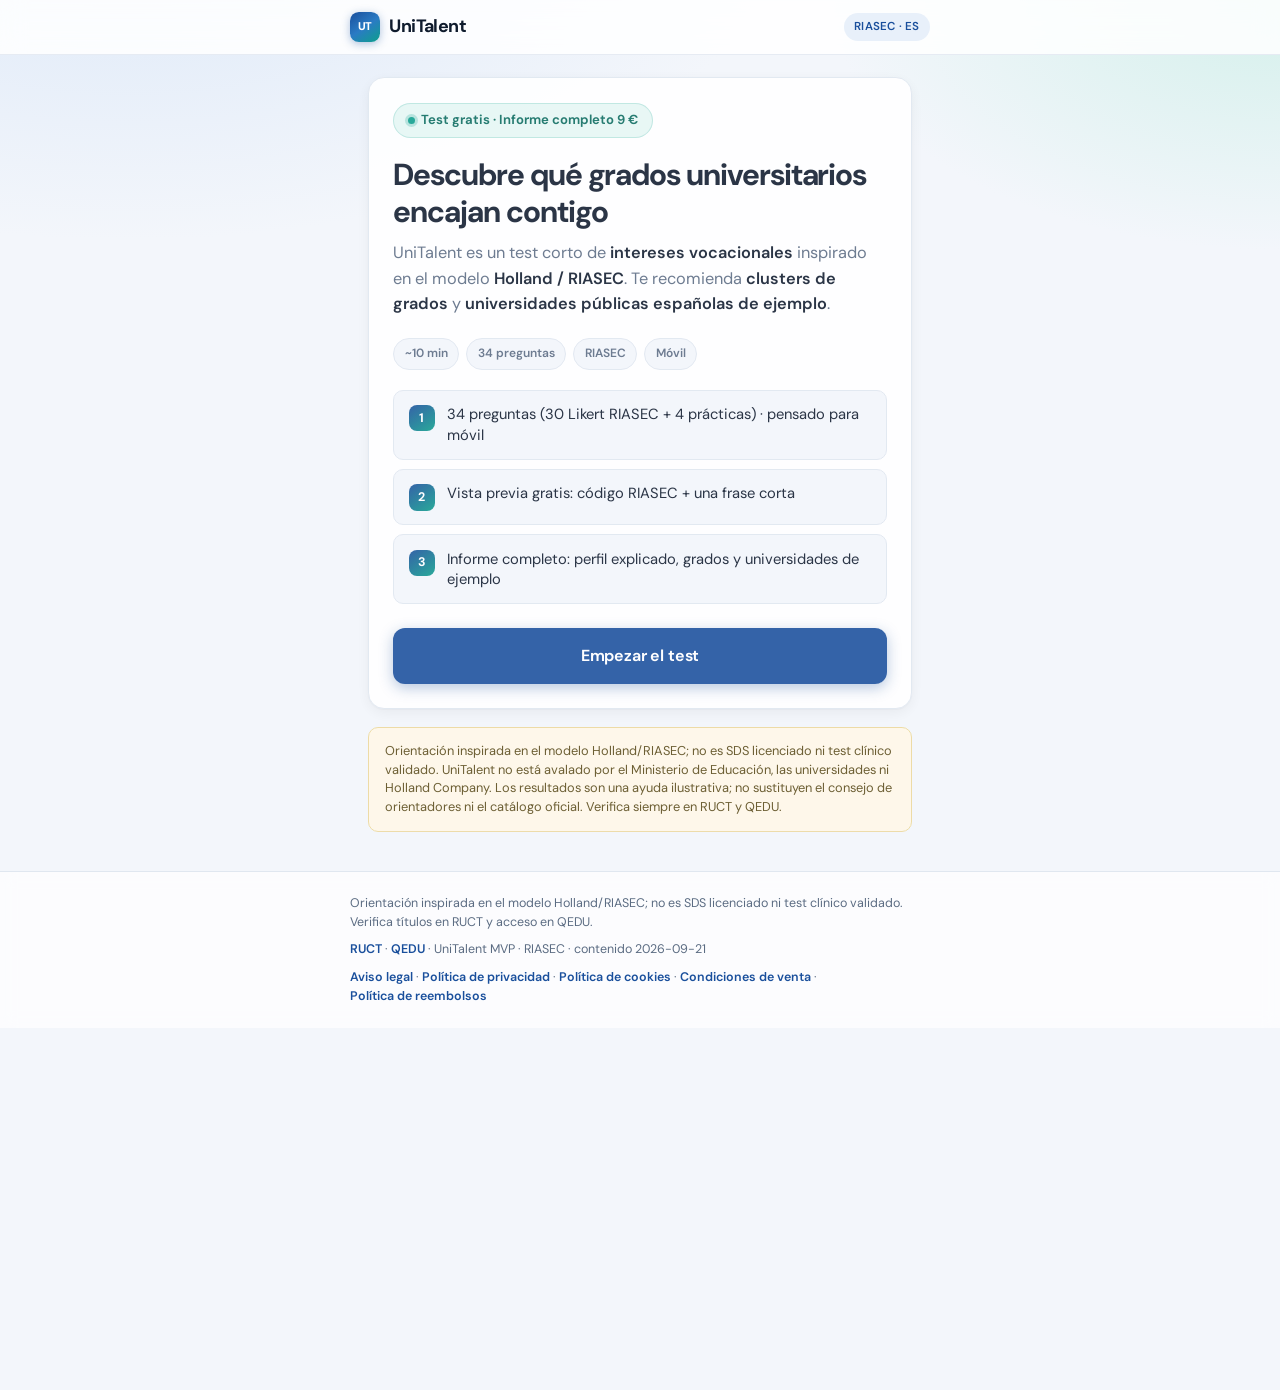
<file: index.html>
<!DOCTYPE html>
<html lang="es">
  <head>
    <meta charset="UTF-8" />
    <meta name="viewport" content="width=device-width, initial-scale=1" />
    <meta http-equiv="refresh" content="0; url=unitalent-web/" />
    <link rel="canonical" href="https://rentrenador.github.io/Bot/unitalent-web/" />
    <title>UniTalent — redirigiendo…</title>
    <style>
      body {
        font-family: system-ui, sans-serif;
        max-width: 32rem;
        margin: 3rem auto;
        padding: 0 1.25rem;
        color: #0f1b2d;
        line-height: 1.5;
      }
      a { color: #1a4f9c; font-weight: 600; }
    </style>
  </head>
  <body>
    <p>Abriendo <strong>UniTalent</strong>…</p>
    <p><a href="unitalent-web/">Continuar al test de orientación universitaria</a></p>
  </body>
</html>
</file>
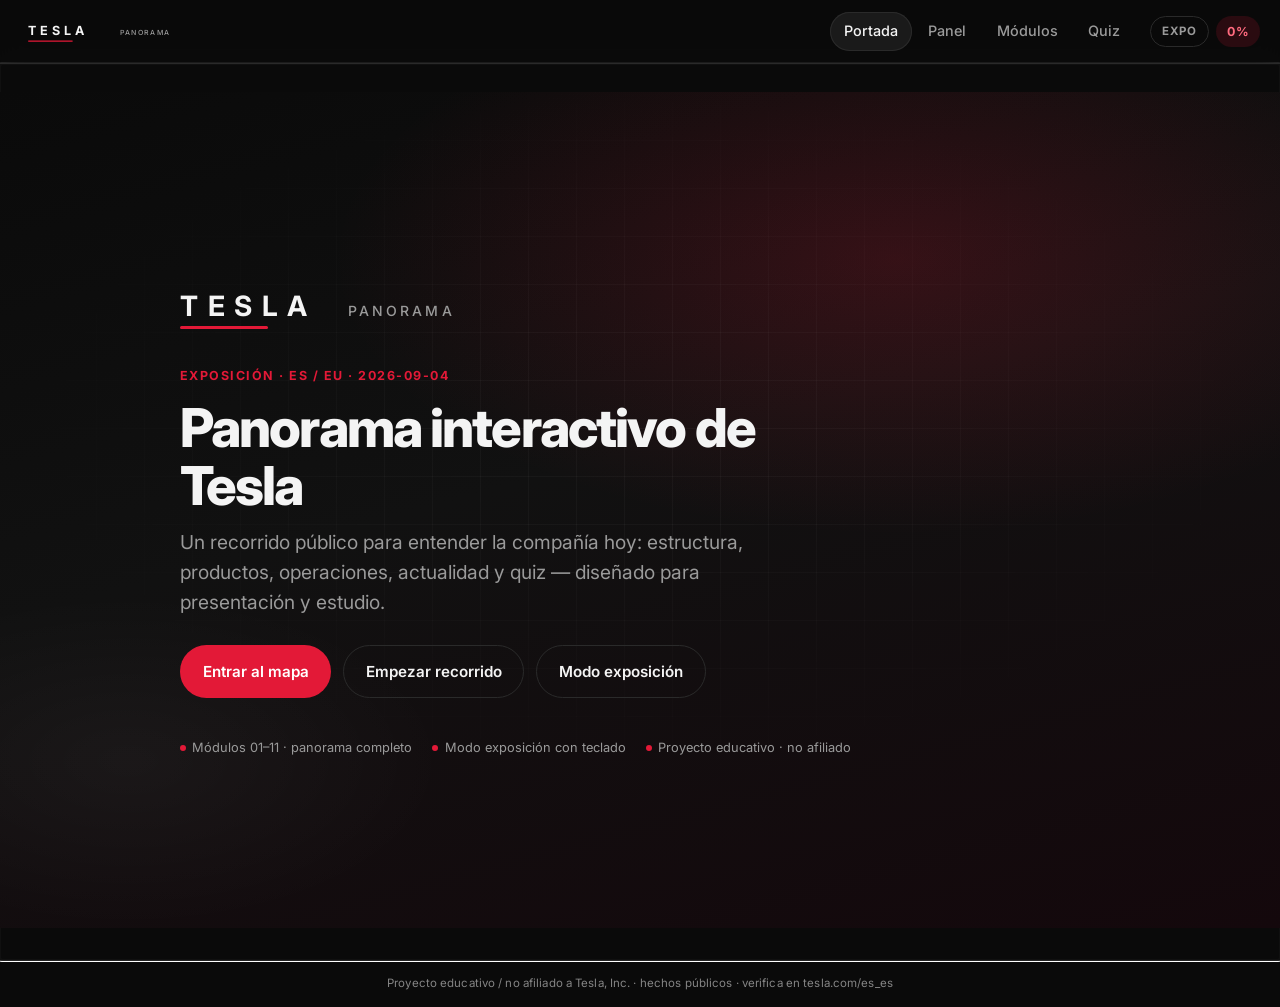
<file: tesla-panorama/index.html>
<!DOCTYPE html>
<html lang="es">
<head>
  <meta charset="UTF-8" />
  <meta name="viewport" content="width=device-width, initial-scale=1, viewport-fit=cover" />
  <meta name="description" content="Tesla Panorama — panorama interactivo educativo de Tesla (España/EU). Proyecto educativo, no afiliado a Tesla, Inc." />
  <meta name="theme-color" content="#000000" />
  <title>Tesla Panorama · Exposición</title>
  <link rel="preconnect" href="https://fonts.googleapis.com" />
  <link rel="preconnect" href="https://fonts.gstatic.com" crossorigin />
  <link href="https://fonts.googleapis.com/css2?family=Inter:wght@400;500;600;700;800&display=swap" rel="stylesheet" />
  <link rel="stylesheet" href="css/app.css" />
  <link rel="icon" href="assets/wordmark.svg" type="image/svg+xml" />
</head>
<body>
  <div id="app">
    <header class="topbar" id="topbar">
      <button type="button" class="brand" data-nav="landing" aria-label="Ir a la portada">
        <span class="wordmark" aria-hidden="true">
          <svg xmlns="http://www.w3.org/2000/svg" viewBox="0 0 280 40" class="wordmark-svg" focusable="false">
            <text x="0" y="24" class="wm-tesla" letter-spacing="0.32em">TESLA</text>
            <text x="132" y="24" class="wm-sub" letter-spacing="0.2em">PANORAMA</text>
            <rect x="0" y="32" width="64" height="2" class="wm-accent" rx="1"/>
          </svg>
        </span>
        <span class="brand-badge" id="ftt-badge" hidden>FTT</span>
      </button>
      <nav class="topnav" aria-label="Principal">
        <button type="button" data-nav="landing">Portada</button>
        <button type="button" data-nav="home">Panel</button>
        <button type="button" data-nav="modules">Módulos</button>
        <button type="button" data-nav="examen">Quiz</button>
        <button type="button" data-nav="star" hidden style="display:none">STAR</button>
      </nav>
      <div class="topbar-meta">
        <button type="button" class="expo-toggle" id="expo-toggle" title="Modo exposición (← →)" aria-pressed="false">Expo</button>
        <span id="progress-pill" class="pill" title="Progreso global">0%</span>
      </div>
    </header>

    <div id="expo-bar" class="expo-bar" hidden>
      <button type="button" class="expo-nav" id="expo-prev" aria-label="Anterior">←</button>
      <div class="expo-dots" id="expo-dots" role="tablist" aria-label="Recorrido exposición"></div>
      <button type="button" class="expo-nav" id="expo-next" aria-label="Siguiente">→</button>
      <span class="expo-hint">← → · Esc salir</span>
    </div>

    <main id="main" class="main" tabindex="-1"></main>

    <nav class="bottomnav" aria-label="Móvil">
      <button type="button" data-nav="landing"><span>⌂</span>Portada</button>
      <button type="button" data-nav="home"><span>▣</span>Panel</button>
      <button type="button" data-nav="modules"><span>≡</span>Módulos</button>
      <button type="button" data-nav="examen"><span>?</span>Quiz</button>
      <button type="button" data-nav="star" hidden style="display:none"><span>★</span>STAR</button>
    </nav>

    <footer class="footer">
      <p>Proyecto educativo / no afiliado a Tesla, Inc. · hechos públicos · verifica en tesla.com/es_es</p>
    </footer>
  </div>
  <script src="js/quiz-data.js"></script>
  <script src="js/data.js"></script>
  <script src="js/app.js"></script>
</body>
</html>
</file>
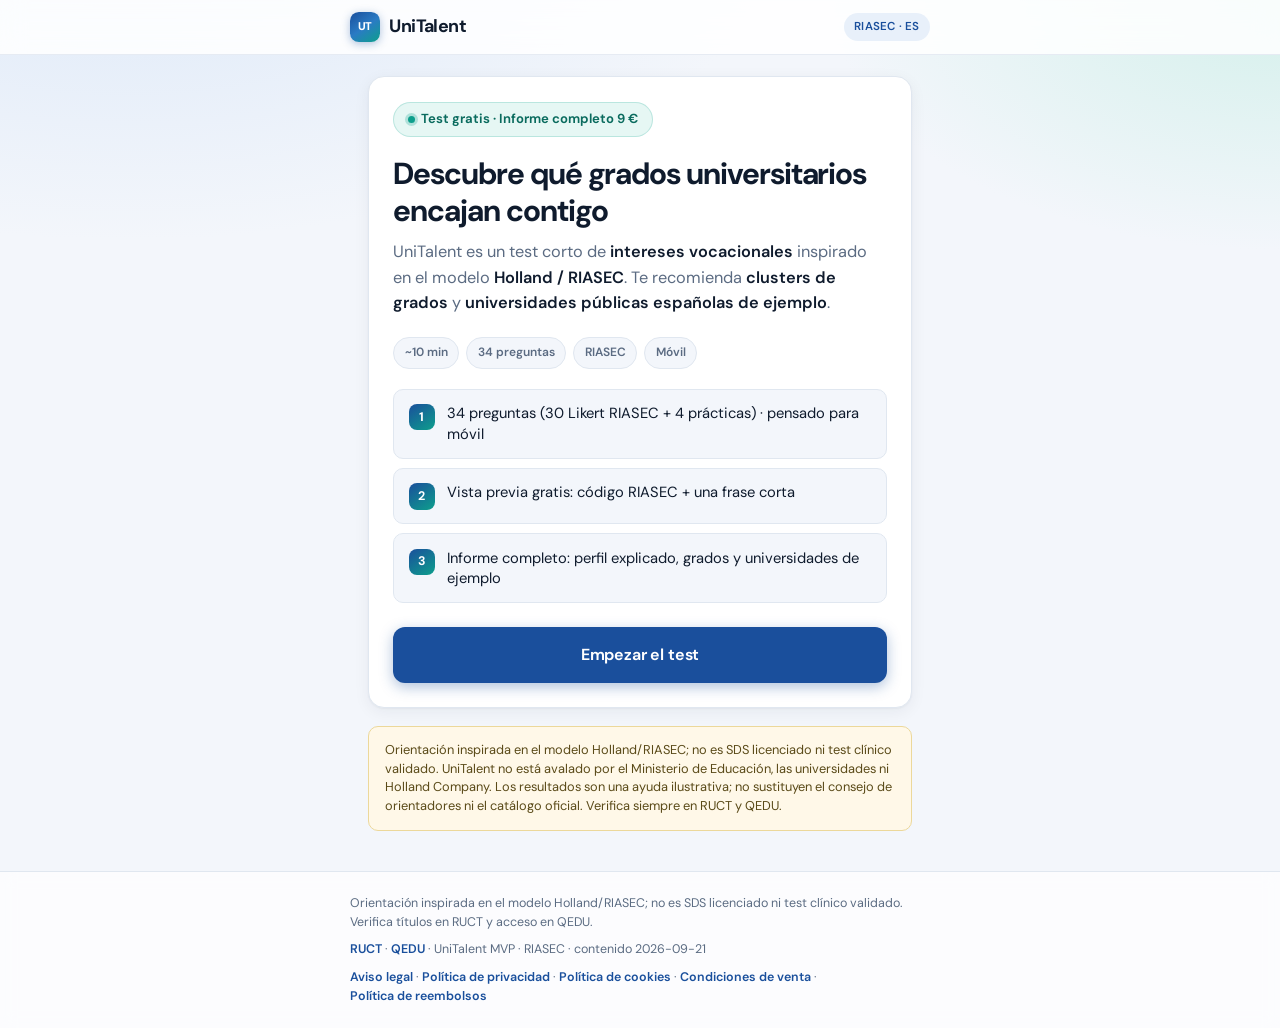
<file: unitalent-web/index.html>
<!DOCTYPE html>
<html lang="es">
  <head>
    <meta charset="UTF-8" />
    <meta name="viewport" content="width=device-width, initial-scale=1, viewport-fit=cover" />
    <meta name="description" content="UniTalent — orientación universitaria inspirada en Holland/RIASEC. Clusters de grados y universidades públicas de ejemplo en España." />
    <meta name="theme-color" content="#1e4d8c" />
    <title>UniTalent — Orientación universitaria (RIASEC)</title>
    <link rel="stylesheet" href="css/styles.css?v=20261012-legal" />
  </head>
  <body>
    <div class="app">
      <header class="header">
        <div class="header-inner">
          <a href="#" class="logo" aria-label="UniTalent inicio">
            <span class="logo-mark" aria-hidden="true">UT</span>
            UniTalent
          </a>
          <span class="header-meta">RIASEC · ES</span>
        </div>
      </header>

      <main class="main">
        <!-- LANDING -->
        <section id="screen-landing" class="screen active" aria-label="Inicio">
          <div class="card hero">
            <span class="price-pill">Test gratis · Informe completo 9 €</span>
            <h1>Descubre qué grados universitarios encajan contigo</h1>
            <p class="lede">
              UniTalent es un test corto de <strong>intereses vocacionales</strong>
              inspirado en el modelo <strong>Holland / RIASEC</strong>. Te recomienda
              <strong>clusters de grados</strong> y
              <strong>universidades públicas españolas de ejemplo</strong>.
            </p>
            <div class="trust-row" aria-label="Características">
              <span class="trust-chip">~10 min</span>
              <span class="trust-chip">34 preguntas</span>
              <span class="trust-chip">RIASEC</span>
              <span class="trust-chip">Móvil</span>
            </div>
            <ul class="features">
              <li>
                <span class="num">1</span>
                <span>34 preguntas (30 Likert RIASEC + 4 prácticas) · pensado para móvil</span>
              </li>
              <li>
                <span class="num">2</span>
                <span>Vista previa gratis: código RIASEC + una frase corta</span>
              </li>
              <li>
                <span class="num">3</span>
                <span>Informe completo: perfil explicado, grados y universidades de ejemplo</span>
              </li>
            </ul>
            <button type="button" class="btn btn-primary" id="btn-start">
              Empezar el test
            </button>
          </div>
          <div class="disclaimer" id="landing-disclaimer" role="note"></div>
        </section>

        <!-- QUIZ -->
        <section id="screen-quiz" class="screen" aria-label="Test">
          <div class="progress-wrap">
            <div class="progress-label">
              <span id="progress-label">Pregunta 1 de 34</span>
            </div>
            <div class="progress-bar" aria-hidden="true">
              <div class="progress-fill" id="progress-fill" style="width: 0%"></div>
            </div>
          </div>
          <div class="card">
            <span class="block-tag" id="block-tag">RIASEC</span>
            <h2 class="q-text" id="q-text">…</h2>
            <p class="hint" id="q-hint" hidden></p>
            <div class="options" id="options"></div>
            <div class="btn-row">
              <button type="button" class="btn btn-ghost" id="btn-prev">
                Anterior
              </button>
              <button type="button" class="btn btn-primary" id="btn-next" disabled>
                Siguiente
              </button>
            </div>
          </div>
        </section>

        <!-- PREVIEW (free): letters/code + short phrase only — NEVER behind paywall -->
        <section id="screen-preview" class="screen" aria-label="Vista previa">
          <div class="card preview-free-card">
            <p class="free-pill" id="preview-free-pill">Gratis tras el test</p>
            <div class="cluster-badge" id="preview-badge">Tu código Holland / RIASEC</div>
            <div id="preview-code" class="riasec-code" aria-live="polite"></div>
            <h2 class="cluster-title preview-code-fallback" id="preview-title">…</h2>
            <p class="preview-phrase" id="preview-desc">…</p>
            <div class="affinity" id="preview-bars" hidden></div>
            <p class="preview-free-note" id="preview-teaser"></p>
            <div class="lock-cta">
              <p>
                El informe completo (explicación del perfil, grados y
                universidades) se desbloquea con un pago único.
              </p>
              <button type="button" class="btn btn-accent" id="btn-unlock">
                Desbloquear informe · 9 €
              </button>
            </div>
          </div>
          <div class="disclaimer compact" role="note">
            Orientación inspirada en el modelo Holland/RIASEC; <strong>no es SDS licenciado ni test clínico validado</strong>.
            Verifica en
            <a href="https://www.educacion.gob.es/ruct" target="_blank" rel="noopener">RUCT</a>
            y
            <a href="https://www.educacion.gob.es/notasdecorte" target="_blank" rel="noopener">QEDU</a>.
          </div>
        </section>

        <!-- PAYWALL (2 steps) -->
        <section id="screen-paywall" class="screen" aria-label="Pago">
          <!-- STEP 1: precio + política + aceptación -->
          <div id="paywall-step-1" class="card paywall-step">
            <p class="pay-step-label">Paso 1 de 2</p>
            <div id="paywall-free-code" class="paywall-free-code" hidden></div>
            <h2 class="cluster-title" style="margin-bottom: 0.25rem">
              Informe completo UniTalent
            </h2>
            <p class="pay-price">
              <span class="pay-amount"><span id="pay-price-num">9</span>&nbsp;€</span>
              <span class="pay-note">pago único</span>
            </p>
            <ul class="pay-list">
              <li>Tu perfil RIASEC explicado en claro (qué dicen tus letras)</li>
              <li>Grados universitarios que mejor encajan con ese perfil</li>
              <li>Universidades de ejemplo en España a las que podrías acceder</li>
            </ul>

            <div class="refund-policy" id="refund-policy" role="note">
              Informe digital. Si no carga o falla el pago, devolvemos. Si ya has
              visto el informe completo, no hay devolución por desacuerdo con el
              resultado. Al pagar aceptas el acceso inmediato.
            </div>

            <label class="pay-accept" for="pay-accept-check">
              <input
                type="checkbox"
                id="pay-accept-check"
                aria-describedby="refund-policy"
              />
              <span
                >Acepto el acceso inmediato al informe digital y la política de
                devolución.</span
              >
            </label>

            <button
              type="button"
              class="btn btn-primary"
              id="btn-pay-continue"
              disabled
            >
              Continuar al pago
            </button>
            <div class="btn-row" style="margin-top: 0.65rem">
              <button type="button" class="btn btn-ghost" id="btn-back-preview">
                Volver a la vista previa
              </button>
            </div>
          </div>

          <!-- STEP 2: Stripe Payment Link -->
          <div id="paywall-step-2" class="card paywall-step" hidden>
            <p class="pay-step-label">Paso 2 de 2</p>
            <h2 class="cluster-title" style="margin-bottom: 0.25rem">
              Pagar con tarjeta
            </h2>
            <p class="pay-price">
              <span class="pay-amount"><span id="pay-price-num-2">9</span>&nbsp;€</span>
              <span class="pay-note">pago único · acceso inmediato</span>
            </p>

            <div class="bizum-box">
              <strong>Pago seguro con Stripe.</strong> Te redirigimos a la página
              de pago. Tras completar el cobro volverás automáticamente a
              UniTalent con el informe desbloqueado en este dispositivo.
            </div>

            <label class="consent-check" for="consent-desist">
              <input type="checkbox" id="consent-desist" required />
              <span>Solicito el acceso inmediato al informe y acepto que, una vez desbloqueado, pierdo el derecho de desistimiento (art. 103.m TRLGDCU). He leído las <a href="condiciones-venta.html" target="_blank">condiciones de venta</a> y la <a href="reembolsos.html" target="_blank">política de reembolsos</a>.</span>
            </label>
            <button type="button" class="btn btn-primary" id="btn-stripe-pay" disabled>
              Pagar 9 € con Stripe
            </button>
            <p class="pay-return-note" id="pay-return-note">
              Después de pagar vuelves automáticamente al informe.
            </p>
            <div class="btn-row" style="margin-top: 0.65rem">
              <button type="button" class="btn btn-ghost" id="btn-back-pay-step1">
                Volver
              </button>
            </div>
            <details class="pay-dev-toggle">
              <summary>Modo prueba</summary>
              <button type="button" class="btn btn-ghost" id="btn-simulate-pay">
                Simular pago (solo pruebas)
              </button>
            </details>
          </div>

          <div class="disclaimer compact" role="note">
            El desbloqueo se guarda en este dispositivo (localStorage) tras el
            retorno con <code>?paid=1</code>.
          </div>
        </section>

        <!-- FULL REPORT -->
        <section id="screen-report" class="screen" aria-label="Informe">
          <div class="card report-header">
            <h1>Tu informe de orientación universitaria</h1>
            <p class="report-date" id="report-date"></p>
            <div class="disclaimer compact" id="report-disclaimer" role="note"></div>
            <div id="report-holland-code" class="report-holland" hidden></div>
            <p class="report-subhead">Resumen de tu perfil RIASEC</p>
            <div class="keywords" id="report-keywords"></div>
            <p class="profile-text" id="report-profile"></p>
            <p class="report-subhead">Perfil R–I–A–S–E–C (media /5)</p>
            <div class="affinity" id="report-letter-bars"></div>
            <p class="report-subhead">Afinidad por cluster (top 5)</p>
            <div class="affinity" id="report-bars"></div>
          </div>

          <h2 class="section-title">Tus clusters recomendados</h2>
          <div id="report-clusters"></div>

          <h2 class="section-title">Lo que menos encaja</h2>
          <div class="low-fit" id="report-low"></div>

          <h2 class="section-title">Cómo hemos calculado tu resultado</h2>
          <div class="card transparency">
            <p style="margin-top: 0">
              Cada ítem Likert RIASEC (Q01–Q30) está etiquetado con una letra
              (R/I/A/S/E/C). Calculamos la <strong>media por letra</strong>,
              ordenamos de mayor a menor y formamos un
              <strong>código Holland ilustrativo de 2–3 letras</strong>.
              Los clusters se puntúan como
              suma(medias primary) + 0,5 × suma(medias secondary).
              Las preferencias prácticas (Q31–Q34) <strong>no</strong> entran en la media RIASEC.
            </p>
            <p style="margin-bottom: 0">
              <strong>Límites:</strong> ~34 ítems de autoinforme.
              Orientación inspirada en el modelo Holland/RIASEC; <strong>no es SDS licenciado ni test clínico validado</strong>;
              no hay estudio de fiabilidad reportado.
            </p>
          </div>

          <div class="disclaimer" id="report-full-disclaimer" role="note"></div>

          <div class="report-actions">
            <button type="button" class="btn btn-primary" id="btn-print">
              Imprimir / guardar PDF
            </button>
            <button type="button" class="btn btn-ghost" id="btn-retake">
              Rehacer el test
            </button>
          </div>
        </section>
      </main>

      <footer class="footer">
        <div class="footer-inner">
          <p id="footer-disclaimer" style="margin: 0 0 0.5rem"></p>
          <p style="margin: 0">
            <a id="ruct-link" href="https://www.educacion.gob.es/ruct" target="_blank" rel="noopener">RUCT</a>
            ·
            <a id="qedu-link" href="https://www.educacion.gob.es/notasdecorte" target="_blank" rel="noopener">QEDU</a>
            · UniTalent MVP · RIASEC · contenido 2026-09-21
          </p>
          <p class="legal-links" style="margin: 0.5rem 0 0"><a href="aviso-legal.html">Aviso legal</a> · <a href="privacidad.html">Política de privacidad</a> · <a href="cookies.html">Política de cookies</a> · <a href="condiciones-venta.html">Condiciones de venta</a> · <a href="reembolsos.html">Política de reembolsos</a></p>
        </div>
      </footer>
    </div>

    <script src="js/data.js?v=20261012-legal"></script>
    <script src="js/questions-embed.js?v=20261012-legal"></script>
    <script src="js/app.js?v=20261012-legal"></script>
  </body>
</html>
</file>
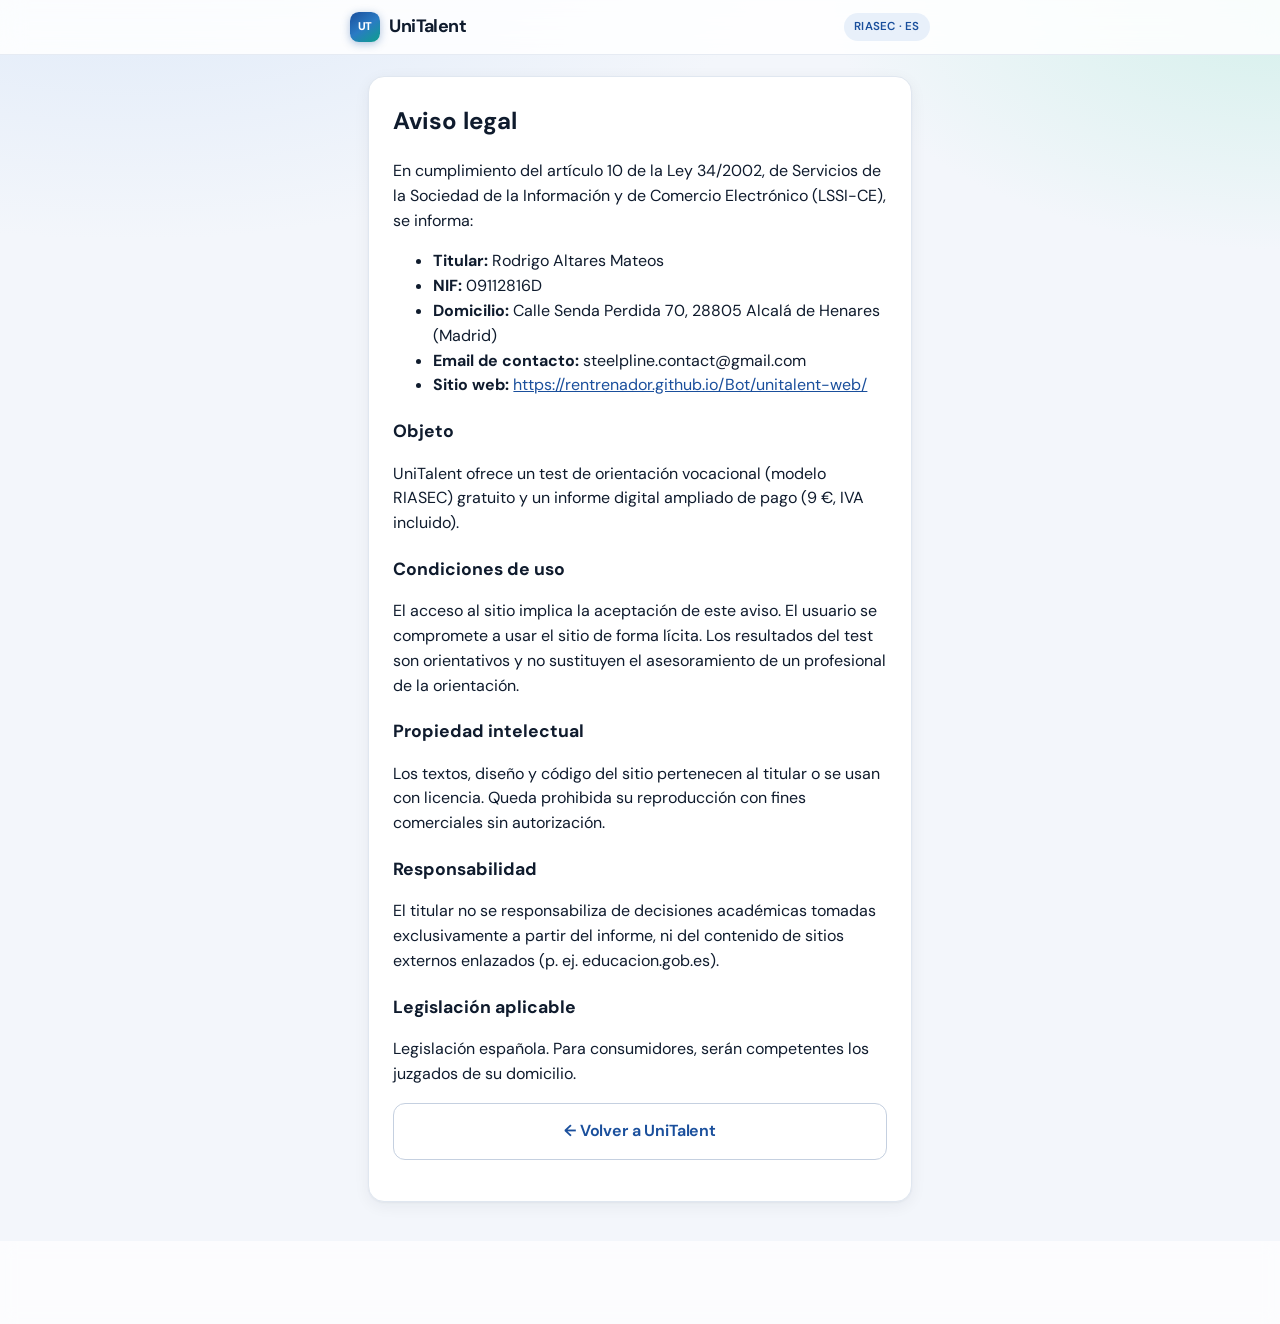
<file: unitalent-web/aviso-legal.html>
<!DOCTYPE html>
<html lang="es">
  <head>
    <meta charset="UTF-8" />
    <meta name="viewport" content="width=device-width, initial-scale=1, viewport-fit=cover" />
    <meta name="theme-color" content="#1e4d8c" />
    <title>Aviso legal — UniTalent</title>
    <link rel="stylesheet" href="css/styles.css?v=20261012-legal" />
  </head>
  <body>
    <div class="app">
      <header class="header">
        <div class="header-inner">
          <a href="./" class="logo" aria-label="UniTalent inicio"><span class="logo-mark" aria-hidden="true">UT</span>UniTalent</a>
          <span class="header-meta">RIASEC · ES</span>
        </div>
      </header>
      <main class="main">
        <article class="card legal-page">
<h1>Aviso legal</h1>
<p>En cumplimiento del artículo 10 de la Ley 34/2002, de Servicios de la Sociedad de la Información y de Comercio Electrónico (LSSI-CE), se informa:</p>
<ul>
<li><strong>Titular:</strong> Rodrigo Altares Mateos</li>
<li><strong>NIF:</strong> 09112816D</li>
<li><strong>Domicilio:</strong> Calle Senda Perdida 70, 28805 Alcalá de Henares (Madrid)</li>
<li><strong>Email de contacto:</strong> steelpline.contact@gmail.com</li>
<li><strong>Sitio web:</strong> <a href="https://rentrenador.github.io/Bot/unitalent-web/">https://rentrenador.github.io/Bot/unitalent-web/</a></li>
</ul>
<h2>Objeto</h2>
<p>UniTalent ofrece un test de orientación vocacional (modelo RIASEC) gratuito y un informe digital ampliado de pago (9 €, IVA incluido).</p>
<h2>Condiciones de uso</h2>
<p>El acceso al sitio implica la aceptación de este aviso. El usuario se compromete a usar el sitio de forma lícita. Los resultados del test son orientativos y no sustituyen el asesoramiento de un profesional de la orientación.</p>
<h2>Propiedad intelectual</h2>
<p>Los textos, diseño y código del sitio pertenecen al titular o se usan con licencia. Queda prohibida su reproducción con fines comerciales sin autorización.</p>
<h2>Responsabilidad</h2>
<p>El titular no se responsabiliza de decisiones académicas tomadas exclusivamente a partir del informe, ni del contenido de sitios externos enlazados (p. ej. educacion.gob.es).</p>
<h2>Legislación aplicable</h2>
<p>Legislación española. Para consumidores, serán competentes los juzgados de su domicilio.</p>
          <p><a class="btn btn-ghost" href="./">← Volver a UniTalent</a></p>
        </article>
      </main>
      <footer class="footer"><div class="footer-inner"><p class="legal-links" style="margin:0"><a href="aviso-legal.html">Aviso legal</a> · <a href="privacidad.html">Política de privacidad</a> · <a href="cookies.html">Política de cookies</a> · <a href="condiciones-venta.html">Condiciones de venta</a> · <a href="reembolsos.html">Política de reembolsos</a></p></div></footer>
    </div>
  </body>
</html>
</file>
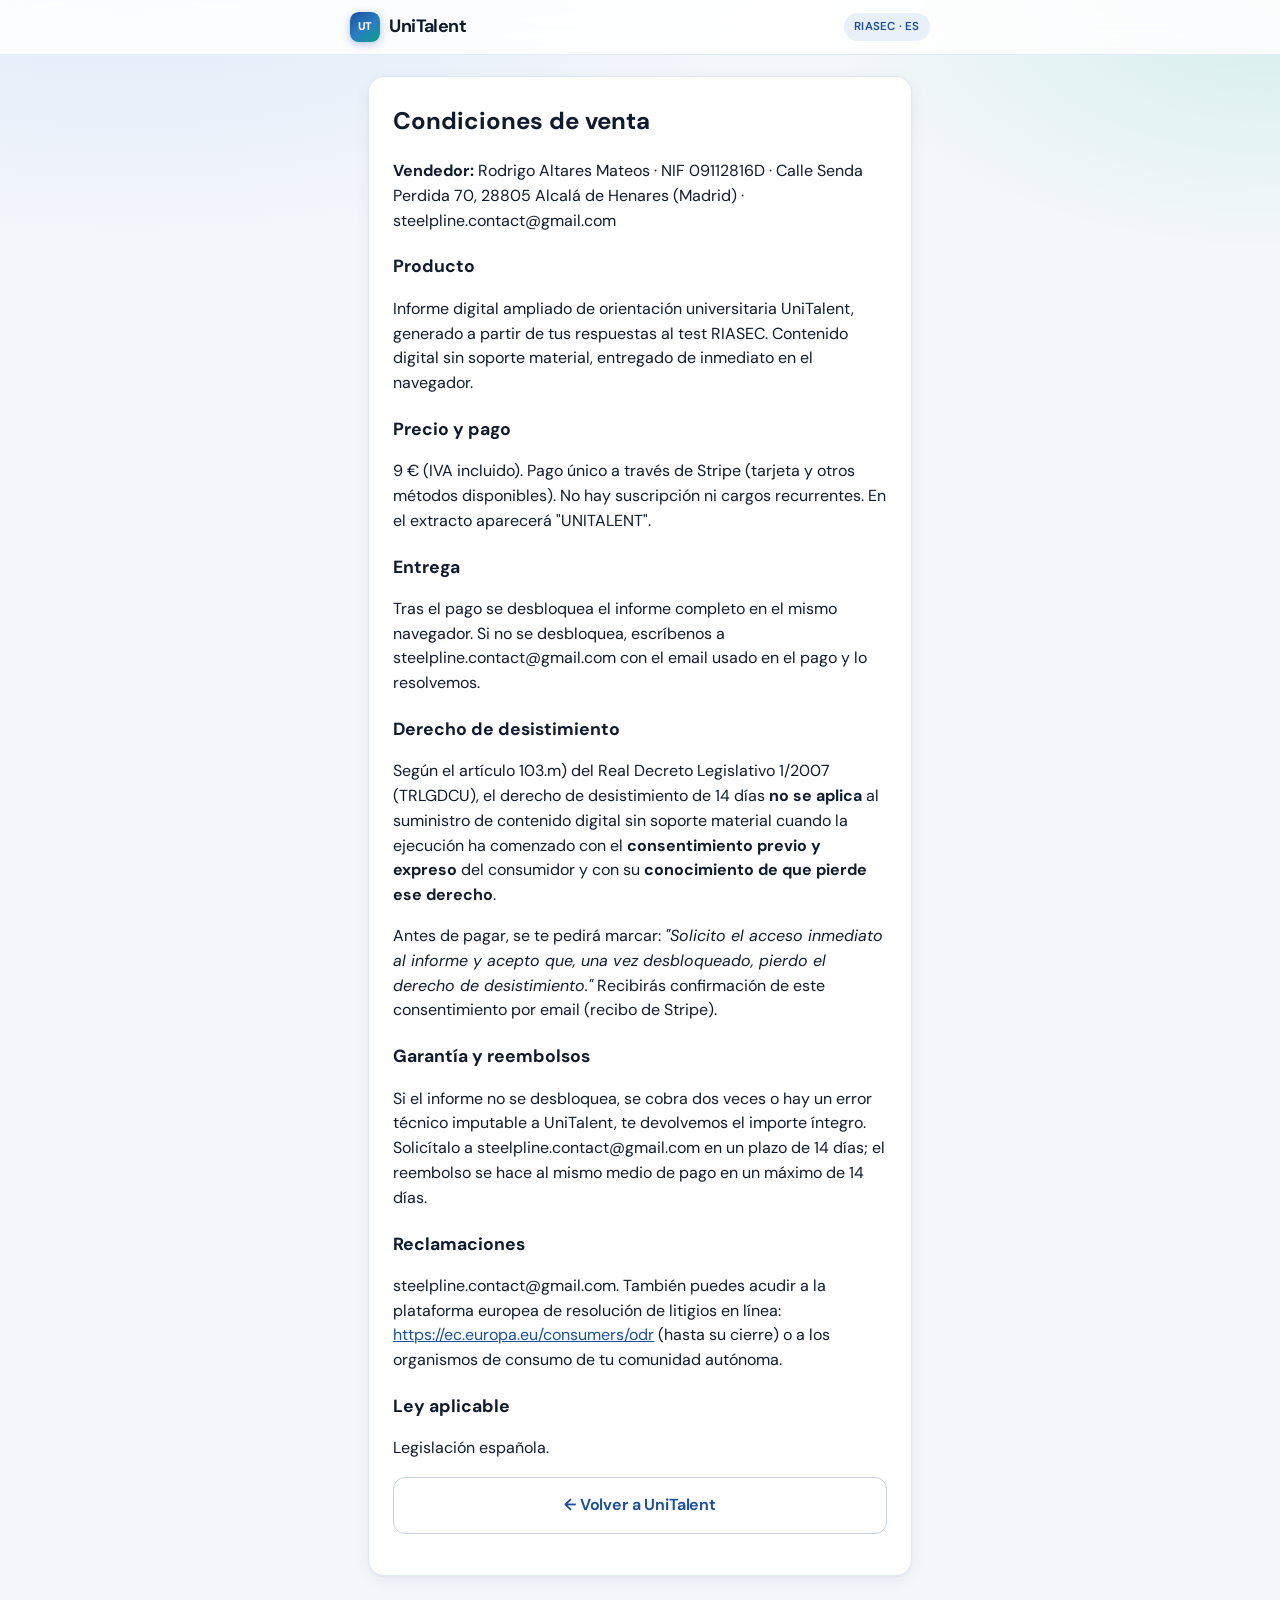
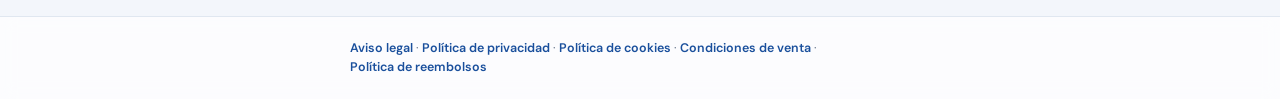
<file: unitalent-web/condiciones-venta.html>
<!DOCTYPE html>
<html lang="es">
  <head>
    <meta charset="UTF-8" />
    <meta name="viewport" content="width=device-width, initial-scale=1, viewport-fit=cover" />
    <meta name="theme-color" content="#1e4d8c" />
    <title>Condiciones de venta — UniTalent</title>
    <link rel="stylesheet" href="css/styles.css?v=20261012-legal" />
  </head>
  <body>
    <div class="app">
      <header class="header">
        <div class="header-inner">
          <a href="./" class="logo" aria-label="UniTalent inicio"><span class="logo-mark" aria-hidden="true">UT</span>UniTalent</a>
          <span class="header-meta">RIASEC · ES</span>
        </div>
      </header>
      <main class="main">
        <article class="card legal-page">
<h1>Condiciones de venta</h1>
<p><strong>Vendedor:</strong> Rodrigo Altares Mateos · NIF 09112816D · Calle Senda Perdida 70, 28805 Alcalá de Henares (Madrid) · steelpline.contact@gmail.com</p>
<h2>Producto</h2>
<p>Informe digital ampliado de orientación universitaria UniTalent, generado a partir de tus respuestas al test RIASEC. Contenido digital sin soporte material, entregado de inmediato en el navegador.</p>
<h2>Precio y pago</h2>
<p>9 € (IVA incluido). Pago único a través de Stripe (tarjeta y otros métodos disponibles). No hay suscripción ni cargos recurrentes. En el extracto aparecerá "UNITALENT".</p>
<h2>Entrega</h2>
<p>Tras el pago se desbloquea el informe completo en el mismo navegador. Si no se desbloquea, escríbenos a steelpline.contact@gmail.com con el email usado en el pago y lo resolvemos.</p>
<h2>Derecho de desistimiento</h2>
<p>Según el artículo 103.m) del Real Decreto Legislativo 1/2007 (TRLGDCU), el derecho de desistimiento de 14 días <strong>no se aplica</strong> al suministro de contenido digital sin soporte material cuando la ejecución ha comenzado con el <strong>consentimiento previo y expreso</strong> del consumidor y con su <strong>conocimiento de que pierde ese derecho</strong>.</p>
<p>Antes de pagar, se te pedirá marcar: <em>"Solicito el acceso inmediato al informe y acepto que, una vez desbloqueado, pierdo el derecho de desistimiento."</em> Recibirás confirmación de este consentimiento por email (recibo de Stripe).</p>
<h2>Garantía y reembolsos</h2>
<p>Si el informe no se desbloquea, se cobra dos veces o hay un error técnico imputable a UniTalent, te devolvemos el importe íntegro. Solicítalo a steelpline.contact@gmail.com en un plazo de 14 días; el reembolso se hace al mismo medio de pago en un máximo de 14 días.</p>
<h2>Reclamaciones</h2>
<p>steelpline.contact@gmail.com. También puedes acudir a la plataforma europea de resolución de litigios en línea: <a href="https://ec.europa.eu/consumers/odr">https://ec.europa.eu/consumers/odr</a> (hasta su cierre) o a los organismos de consumo de tu comunidad autónoma.</p>
<h2>Ley aplicable</h2>
<p>Legislación española.</p>
          <p><a class="btn btn-ghost" href="./">← Volver a UniTalent</a></p>
        </article>
      </main>
      <footer class="footer"><div class="footer-inner"><p class="legal-links" style="margin:0"><a href="aviso-legal.html">Aviso legal</a> · <a href="privacidad.html">Política de privacidad</a> · <a href="cookies.html">Política de cookies</a> · <a href="condiciones-venta.html">Condiciones de venta</a> · <a href="reembolsos.html">Política de reembolsos</a></p></div></footer>
    </div>
  </body>
</html>
</file>
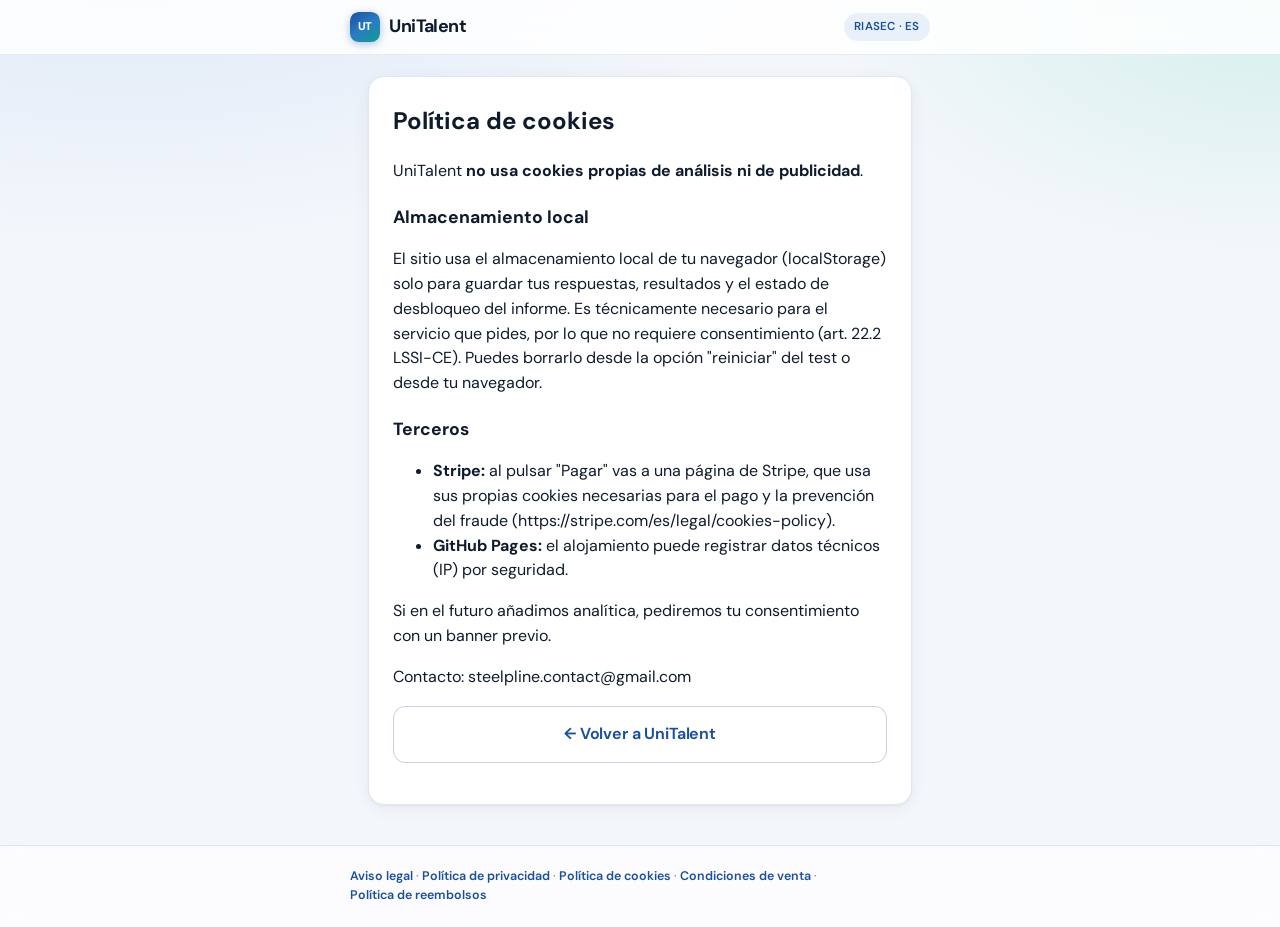
<file: unitalent-web/cookies.html>
<!DOCTYPE html>
<html lang="es">
  <head>
    <meta charset="UTF-8" />
    <meta name="viewport" content="width=device-width, initial-scale=1, viewport-fit=cover" />
    <meta name="theme-color" content="#1e4d8c" />
    <title>Política de cookies — UniTalent</title>
    <link rel="stylesheet" href="css/styles.css?v=20261012-legal" />
  </head>
  <body>
    <div class="app">
      <header class="header">
        <div class="header-inner">
          <a href="./" class="logo" aria-label="UniTalent inicio"><span class="logo-mark" aria-hidden="true">UT</span>UniTalent</a>
          <span class="header-meta">RIASEC · ES</span>
        </div>
      </header>
      <main class="main">
        <article class="card legal-page">
<h1>Política de cookies</h1>
<p>UniTalent <strong>no usa cookies propias de análisis ni de publicidad</strong>.</p>
<h2>Almacenamiento local</h2>
<p>El sitio usa el almacenamiento local de tu navegador (localStorage) solo para guardar tus respuestas, resultados y el estado de desbloqueo del informe. Es técnicamente necesario para el servicio que pides, por lo que no requiere consentimiento (art. 22.2 LSSI-CE). Puedes borrarlo desde la opción "reiniciar" del test o desde tu navegador.</p>
<h2>Terceros</h2>
<ul>
<li><strong>Stripe:</strong> al pulsar "Pagar" vas a una página de Stripe, que usa sus propias cookies necesarias para el pago y la prevención del fraude (https://stripe.com/es/legal/cookies-policy).</li>
<li><strong>GitHub Pages:</strong> el alojamiento puede registrar datos técnicos (IP) por seguridad.</li>
</ul>
<p>Si en el futuro añadimos analítica, pediremos tu consentimiento con un banner previo.</p>
<p>Contacto: steelpline.contact@gmail.com</p>
          <p><a class="btn btn-ghost" href="./">← Volver a UniTalent</a></p>
        </article>
      </main>
      <footer class="footer"><div class="footer-inner"><p class="legal-links" style="margin:0"><a href="aviso-legal.html">Aviso legal</a> · <a href="privacidad.html">Política de privacidad</a> · <a href="cookies.html">Política de cookies</a> · <a href="condiciones-venta.html">Condiciones de venta</a> · <a href="reembolsos.html">Política de reembolsos</a></p></div></footer>
    </div>
  </body>
</html>
</file>
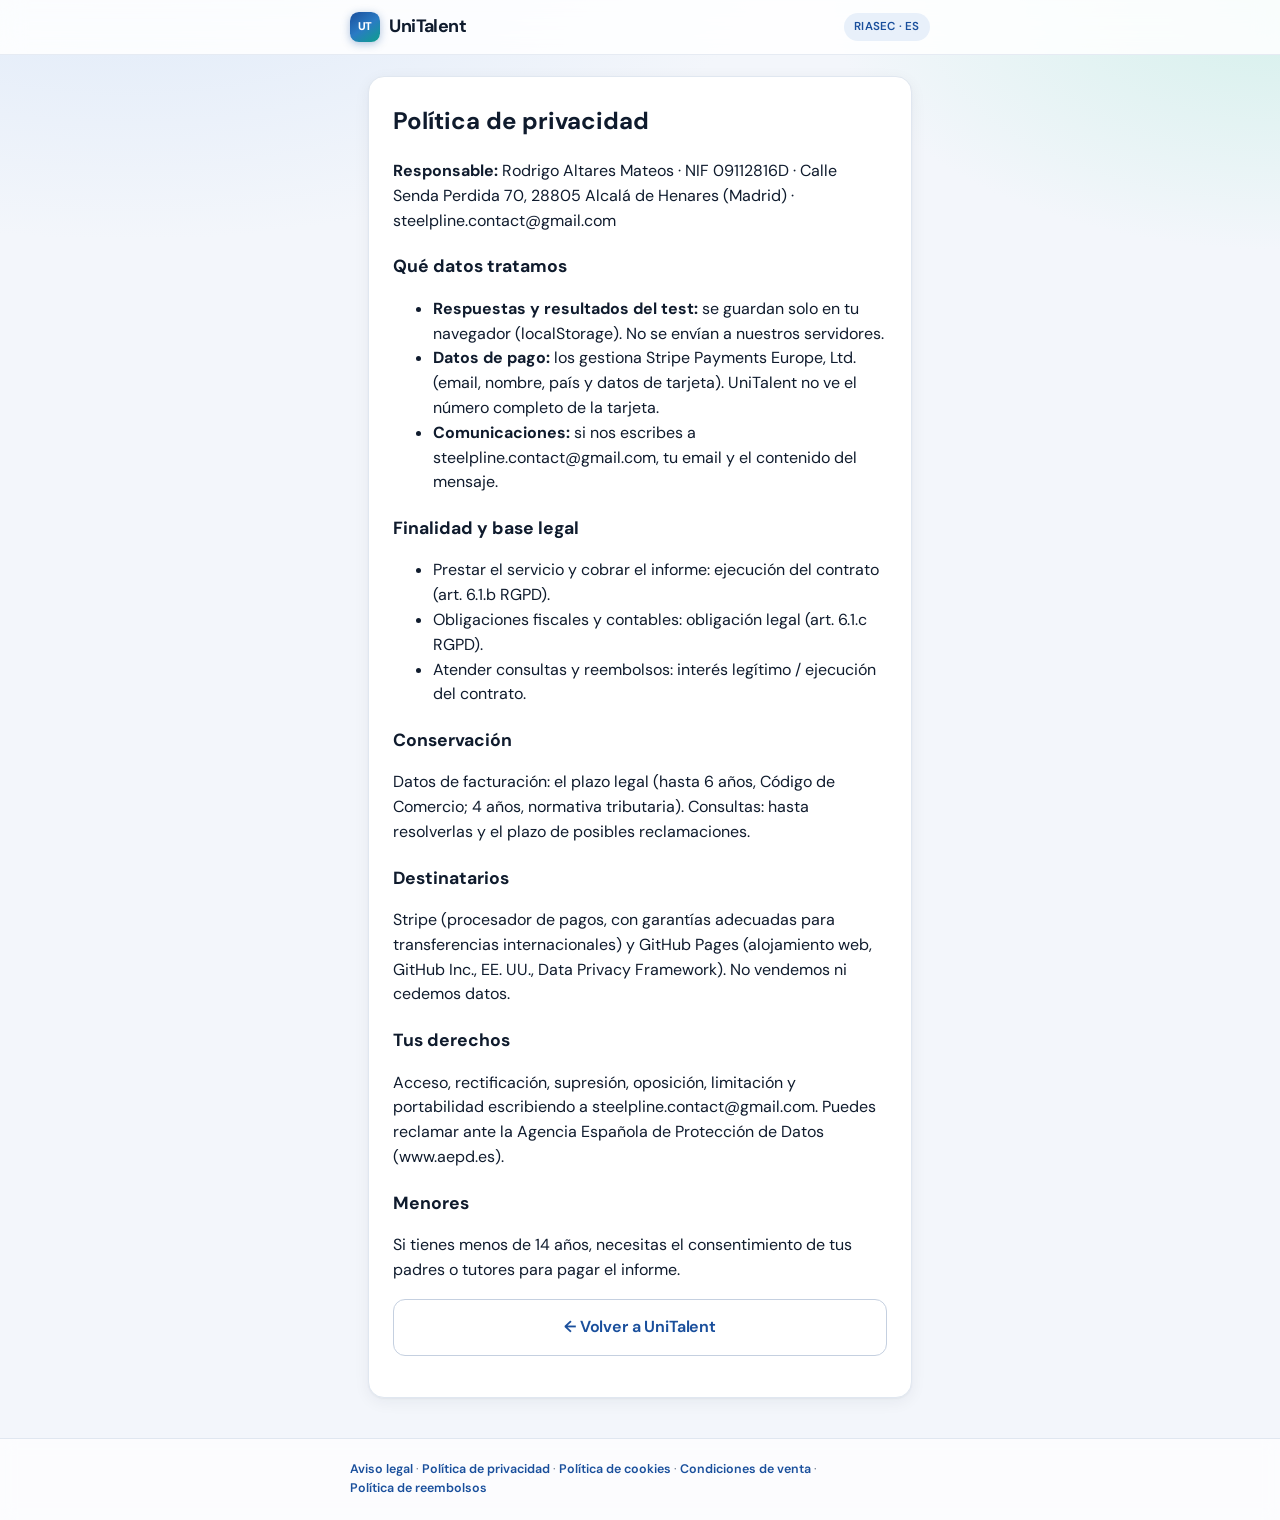
<file: unitalent-web/privacidad.html>
<!DOCTYPE html>
<html lang="es">
  <head>
    <meta charset="UTF-8" />
    <meta name="viewport" content="width=device-width, initial-scale=1, viewport-fit=cover" />
    <meta name="theme-color" content="#1e4d8c" />
    <title>Política de privacidad — UniTalent</title>
    <link rel="stylesheet" href="css/styles.css?v=20261012-legal" />
  </head>
  <body>
    <div class="app">
      <header class="header">
        <div class="header-inner">
          <a href="./" class="logo" aria-label="UniTalent inicio"><span class="logo-mark" aria-hidden="true">UT</span>UniTalent</a>
          <span class="header-meta">RIASEC · ES</span>
        </div>
      </header>
      <main class="main">
        <article class="card legal-page">
<h1>Política de privacidad</h1>
<p><strong>Responsable:</strong> Rodrigo Altares Mateos · NIF 09112816D · Calle Senda Perdida 70, 28805 Alcalá de Henares (Madrid) · steelpline.contact@gmail.com</p>
<h2>Qué datos tratamos</h2>
<ul>
<li><strong>Respuestas y resultados del test:</strong> se guardan solo en tu navegador (localStorage). No se envían a nuestros servidores.</li>
<li><strong>Datos de pago:</strong> los gestiona Stripe Payments Europe, Ltd. (email, nombre, país y datos de tarjeta). UniTalent no ve el número completo de la tarjeta.</li>
<li><strong>Comunicaciones:</strong> si nos escribes a steelpline.contact@gmail.com, tu email y el contenido del mensaje.</li>
</ul>
<h2>Finalidad y base legal</h2>
<ul>
<li>Prestar el servicio y cobrar el informe: ejecución del contrato (art. 6.1.b RGPD).</li>
<li>Obligaciones fiscales y contables: obligación legal (art. 6.1.c RGPD).</li>
<li>Atender consultas y reembolsos: interés legítimo / ejecución del contrato.</li>
</ul>
<h2>Conservación</h2>
<p>Datos de facturación: el plazo legal (hasta 6 años, Código de Comercio; 4 años, normativa tributaria). Consultas: hasta resolverlas y el plazo de posibles reclamaciones.</p>
<h2>Destinatarios</h2>
<p>Stripe (procesador de pagos, con garantías adecuadas para transferencias internacionales) y GitHub Pages (alojamiento web, GitHub Inc., EE. UU., Data Privacy Framework). No vendemos ni cedemos datos.</p>
<h2>Tus derechos</h2>
<p>Acceso, rectificación, supresión, oposición, limitación y portabilidad escribiendo a steelpline.contact@gmail.com. Puedes reclamar ante la Agencia Española de Protección de Datos (www.aepd.es).</p>
<h2>Menores</h2>
<p>Si tienes menos de 14 años, necesitas el consentimiento de tus padres o tutores para pagar el informe.</p>
          <p><a class="btn btn-ghost" href="./">← Volver a UniTalent</a></p>
        </article>
      </main>
      <footer class="footer"><div class="footer-inner"><p class="legal-links" style="margin:0"><a href="aviso-legal.html">Aviso legal</a> · <a href="privacidad.html">Política de privacidad</a> · <a href="cookies.html">Política de cookies</a> · <a href="condiciones-venta.html">Condiciones de venta</a> · <a href="reembolsos.html">Política de reembolsos</a></p></div></footer>
    </div>
  </body>
</html>
</file>
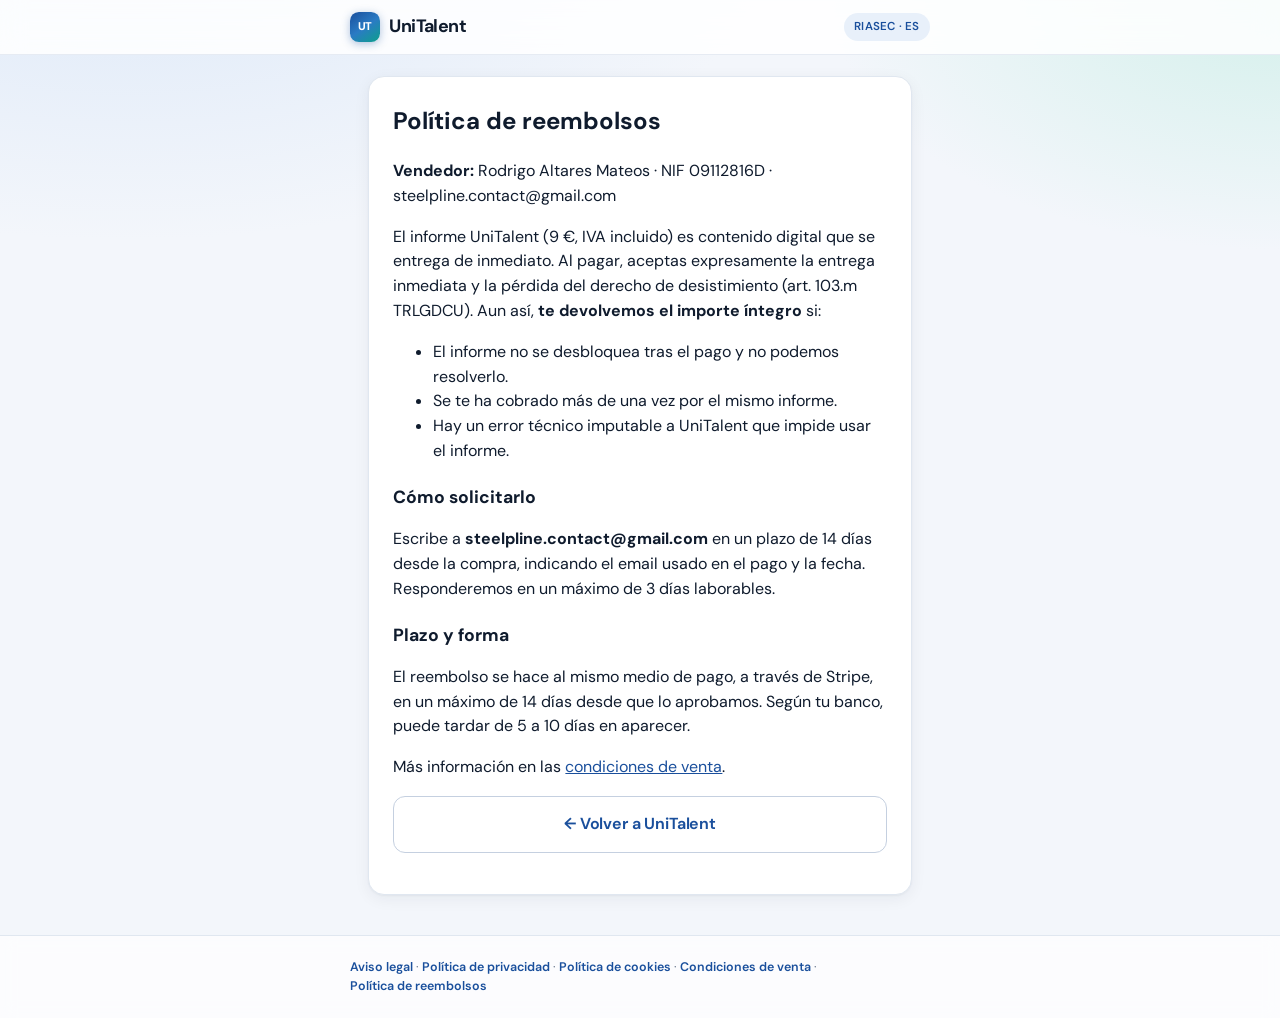
<file: unitalent-web/reembolsos.html>
<!DOCTYPE html>
<html lang="es">
  <head>
    <meta charset="UTF-8" />
    <meta name="viewport" content="width=device-width, initial-scale=1, viewport-fit=cover" />
    <meta name="theme-color" content="#1e4d8c" />
    <title>Política de reembolsos — UniTalent</title>
    <link rel="stylesheet" href="css/styles.css?v=20261012-legal" />
  </head>
  <body>
    <div class="app">
      <header class="header">
        <div class="header-inner">
          <a href="./" class="logo" aria-label="UniTalent inicio"><span class="logo-mark" aria-hidden="true">UT</span>UniTalent</a>
          <span class="header-meta">RIASEC · ES</span>
        </div>
      </header>
      <main class="main">
        <article class="card legal-page">
<h1>Política de reembolsos</h1>
<p><strong>Vendedor:</strong> Rodrigo Altares Mateos · NIF 09112816D · steelpline.contact@gmail.com</p>
<p>El informe UniTalent (9 €, IVA incluido) es contenido digital que se entrega de inmediato. Al pagar, aceptas expresamente la entrega inmediata y la pérdida del derecho de desistimiento (art. 103.m TRLGDCU). Aun así, <strong>te devolvemos el importe íntegro</strong> si:</p>
<ul>
<li>El informe no se desbloquea tras el pago y no podemos resolverlo.</li>
<li>Se te ha cobrado más de una vez por el mismo informe.</li>
<li>Hay un error técnico imputable a UniTalent que impide usar el informe.</li>
</ul>
<h2>Cómo solicitarlo</h2>
<p>Escribe a <strong>steelpline.contact@gmail.com</strong> en un plazo de 14 días desde la compra, indicando el email usado en el pago y la fecha. Responderemos en un máximo de 3 días laborables.</p>
<h2>Plazo y forma</h2>
<p>El reembolso se hace al mismo medio de pago, a través de Stripe, en un máximo de 14 días desde que lo aprobamos. Según tu banco, puede tardar de 5 a 10 días en aparecer.</p>
<p>Más información en las <a href="condiciones-venta.html">condiciones de venta</a>.</p>
          <p><a class="btn btn-ghost" href="./">← Volver a UniTalent</a></p>
        </article>
      </main>
      <footer class="footer"><div class="footer-inner"><p class="legal-links" style="margin:0"><a href="aviso-legal.html">Aviso legal</a> · <a href="privacidad.html">Política de privacidad</a> · <a href="cookies.html">Política de cookies</a> · <a href="condiciones-venta.html">Condiciones de venta</a> · <a href="reembolsos.html">Política de reembolsos</a></p></div></footer>
    </div>
  </body>
</html>
</file>
<file: tesla-panorama/css/app.css>
:root {
  --bg: #0a0a0a;
  --bg-elev: #141414;
  --bg-card: #1a1a1a;
  --bg-card-hover: #222;
  --border: #2a2a2a;
  --text: #f4f4f4;
  --muted: #9a9a9a;
  --red: #e31937;
  --red-dim: rgba(227, 25, 55, 0.15);
  --green: #22c55e;
  --green-dim: rgba(34, 197, 94, 0.15);
  --amber: #f59e0b;
  --amber-dim: rgba(245, 158, 11, 0.15);
  --blue: #3b82f6;
  --radius: 16px;
  --shadow: 0 8px 32px rgba(0,0,0,.45);
  --font: "Inter", system-ui, -apple-system, sans-serif;
  --max: 1120px;
  --topbar-h: 64px;
  --bottom-h: 64px;
}
*, *::before, *::after { box-sizing: border-box; }
html { scroll-behavior: smooth; }
body {
  margin: 0;
  font-family: var(--font);
  background: var(--bg);
  color: var(--text);
  line-height: 1.55;
  min-height: 100vh;
  -webkit-font-smoothing: antialiased;
}
button, input, textarea, select { font: inherit; color: inherit; }
button { cursor: pointer; border: none; background: none; }
a { color: var(--red); }
#app { min-height: 100vh; display: flex; flex-direction: column; }

.topbar {
  position: sticky; top: 0; z-index: 50;
  height: var(--topbar-h);
  display: flex; align-items: center; gap: 1rem;
  padding: 0 1.25rem;
  background: rgba(10,10,10,.85);
  backdrop-filter: blur(12px);
  border-bottom: 1px solid var(--border);
}
.brand { display: flex; align-items: center; gap: .65rem; text-align: left; flex-shrink: 0; }
.wordmark { display: block; line-height: 0; }
.wordmark-svg { width: min(200px, 42vw); height: 28px; display: block; }
.wm-tesla { font-family: var(--font); font-size: 18px; font-weight: 700; fill: var(--text); }
.wm-sub { font-family: var(--font); font-size: 10px; font-weight: 500; fill: var(--muted); }
.wm-accent { fill: var(--red); }
.brand-badge {
  font-size: .62rem; font-weight: 800; letter-spacing: .08em;
  padding: .2rem .45rem; border-radius: 999px;
  background: var(--red-dim); color: #ff6b7f; border: 1px solid rgba(227,25,55,.35);
}
.topnav { display: none; gap: .2rem; margin-left: auto; align-items: center; }
.topnav button, .bottomnav button {
  padding: .5rem .85rem; border-radius: 999px;
  color: var(--muted); font-weight: 500; font-size: .9rem;
  transition: .15s ease;
}
.topnav button:hover, .bottomnav button:hover,
.topnav button.active, .bottomnav button.active {
  color: var(--text); background: var(--bg-card);
}
.topnav button.active, .bottomnav button.active {
  box-shadow: inset 0 0 0 1px var(--border);
}
.topbar-meta { margin-left: .5rem; display: flex; align-items: center; gap: .45rem; flex-shrink: 0; }
.pill {
  display: inline-flex; align-items: center;
  padding: .35rem .7rem; border-radius: 999px;
  background: var(--red-dim); color: #ff6b7f;
  font-size: .78rem; font-weight: 700; letter-spacing: .02em;
}
.expo-toggle {
  padding: .35rem .7rem; border-radius: 999px;
  border: 1px solid var(--border); color: var(--muted);
  font-size: .72rem; font-weight: 700; letter-spacing: .06em; text-transform: uppercase;
  transition: .15s ease;
}
.expo-toggle:hover { color: var(--text); border-color: #3a3a3a; }
.expo-toggle[aria-pressed="true"] {
  background: var(--red-dim); color: #ff6b7f; border-color: rgba(227,25,55,.45);
}
.bottomnav {
  position: fixed; bottom: 0; left: 0; right: 0; z-index: 50;
  height: var(--bottom-h);
  display: grid; grid-template-columns: repeat(4, 1fr);
  background: rgba(10,10,10,.92);
  backdrop-filter: blur(12px);
  border-top: 1px solid var(--border);
  padding-bottom: env(safe-area-inset-bottom);
}
.bottomnav button {
  display: flex; flex-direction: column; align-items: center; justify-content: center;
  gap: .15rem; font-size: .68rem; padding: .35rem;
}
.bottomnav span { font-size: 1.05rem; line-height: 1; }

.main {
  flex: 1;
  width: min(100%, var(--max));
  margin: 0 auto;
  padding: 1.25rem 1.1rem calc(var(--bottom-h) + 2rem);
}
.footer {
  display: block;
  text-align: center; color: var(--muted); font-size: .72rem;
  padding: .85rem 1rem calc(.85rem + env(safe-area-inset-bottom));
  border-top: 1px solid var(--border);
  letter-spacing: .01em;
}
.footer p { margin: 0; max-width: 40rem; margin-inline: auto; line-height: 1.45; }
body.landing-on .footer,
body.expo-on .footer { opacity: .85; }
body.expo-on .bottomnav { display: none; }
body.landing-on .bottomnav { display: none; }
body.landing-on .main { padding-bottom: 2rem; width: 100%; max-width: none; padding-left: 0; padding-right: 0; }
@media (min-width: 720px) {
  .footer { display: block; padding-bottom: 1rem; }
}

.hero {
  position: relative; overflow: hidden;
  background: linear-gradient(145deg, #151515 0%, #0d0d0d 50%, #1a0a0e 100%);
  border: 1px solid var(--border);
  border-radius: calc(var(--radius) + 4px);
  padding: 1.85rem 1.5rem;
  margin-bottom: 1.5rem;
  box-shadow: var(--shadow);
}
.hero::after {
  content: ""; position: absolute; right: -40px; top: -40px;
  width: 180px; height: 180px; border-radius: 50%;
  background: radial-gradient(circle, rgba(227,25,55,.35), transparent 70%);
  pointer-events: none;
}
.hero-kicker {
  display: inline-block; color: var(--red); font-weight: 700;
  font-size: .75rem; letter-spacing: .08em; text-transform: uppercase;
  margin-bottom: .6rem;
}
.hero h1 {
  margin: 0 0 .6rem; font-size: clamp(1.55rem, 4vw, 2.15rem);
  letter-spacing: -.03em; line-height: 1.15;
}
.hero p { margin: 0 0 1.25rem; color: var(--muted); max-width: 42rem; }
.hero-actions { display: flex; flex-wrap: wrap; gap: .6rem; }
.btn {
  display: inline-flex; align-items: center; justify-content: center; gap: .4rem;
  padding: .7rem 1.1rem; border-radius: 999px; font-weight: 600; font-size: .92rem;
  transition: .15s ease; border: 1px solid transparent;
}
.btn-primary { background: var(--red); color: #fff; }
.btn-primary:hover { filter: brightness(1.08); }
.btn-ghost { background: transparent; border-color: var(--border); color: var(--text); }
.btn-ghost:hover { background: var(--bg-card); }
.btn-sm { padding: .45rem .85rem; font-size: .82rem; }

.section-head {
  display: flex; align-items: end; justify-content: space-between;
  gap: 1rem; margin: 1.5rem 0 .85rem;
}
.section-head h2 { margin: 0; font-size: 1.2rem; letter-spacing: -.025em; font-weight: 700; }
.section-kicker { display:block; color: var(--red); font-size:.7rem; font-weight:700; letter-spacing:.08em; text-transform:uppercase; margin-bottom:.35rem; }
.section-head p { margin: .2rem 0 0; color: var(--muted); font-size: .85rem; }

.grid { display: grid; gap: .85rem; }
.grid-2 { grid-template-columns: 1fr; }
.grid-3 { grid-template-columns: 1fr; }
.grid-stats { grid-template-columns: repeat(2, 1fr); }

.card {
  background: var(--bg-card);
  border: 1px solid var(--border);
  border-radius: var(--radius);
  padding: 1.1rem 1.15rem;
  transition: .15s ease;
}
.card-clickable { text-align: left; width: 100%; cursor: pointer; }
.card-clickable:hover { background: var(--bg-card-hover); border-color: #3a3a3a; transform: translateY(-1px); }
.card-icon {
  width: 40px; height: 40px; border-radius: 11px;
  display: grid; place-items: center;
  background: var(--red-dim); color: var(--red);
  font-size: 1.1rem; margin-bottom: .75rem; font-weight: 700;
}
.card h3 { margin: 0 0 .35rem; font-size: 1.02rem; letter-spacing: -.01em; }
.card p { margin: 0; color: var(--muted); font-size: .88rem; }
.card-meta {
  display: flex; align-items: center; justify-content: space-between;
  gap: .5rem; margin-top: .85rem; font-size: .78rem; color: var(--muted);
}
.progress-bar {
  height: 6px; border-radius: 999px; background: #2a2a2a; overflow: hidden; flex: 1;
}
.progress-bar > span {
  display: block; height: 100%; background: var(--red); border-radius: inherit;
  transition: width .35s ease;
}
.stat-card { text-align: center; padding: 1rem; }
.stat-card .num { font-size: 1.6rem; font-weight: 800; letter-spacing: -.03em; }
.stat-card .lbl { color: var(--muted); font-size: .78rem; margin-top: .2rem; }

.breadcrumb {
  display: flex; flex-wrap: wrap; gap: .4rem; align-items: center;
  color: var(--muted); font-size: .82rem; margin-bottom: 1rem;
}
.breadcrumb button { color: var(--muted); text-decoration: underline; text-underline-offset: 2px; }
.breadcrumb button:hover { color: var(--text); }

.module-hero {
  border-radius: var(--radius);
  border: 1px solid var(--border);
  background: var(--bg-elev);
  padding: 1.35rem 1.2rem;
  margin-bottom: 1.1rem;
}
.module-hero .tag {
  display: inline-block; padding: .2rem .55rem; border-radius: 999px;
  background: var(--red-dim); color: #ff6b7f; font-size: .72rem; font-weight: 700;
  margin-bottom: .55rem; letter-spacing: .04em; text-transform: uppercase;
}
.module-hero h1 { margin: 0 0 .5rem; font-size: clamp(1.35rem, 3vw, 1.8rem); letter-spacing: -.02em; }
.module-hero p { margin: 0; color: var(--muted); }

.callout {
  border-radius: 12px; padding: .9rem 1rem; margin: .85rem 0;
  border: 1px solid var(--border); background: var(--bg-elev); font-size: .9rem;
}
.callout.tip { border-color: rgba(59,130,246,.35); background: rgba(59,130,246,.08); }
.callout.warn { border-color: rgba(245,158,11,.4); background: var(--amber-dim); }
.callout.quote { border-left: 3px solid var(--red); }

.bullets { margin: .5rem 0 0; padding-left: 1.15rem; color: var(--text); }
.bullets li { margin: .35rem 0; }
.bullets li::marker { color: var(--red); }

.table-wrap { overflow-x: auto; margin: .85rem 0; border-radius: 12px; border: 1px solid var(--border); }
table { width: 100%; border-collapse: collapse; font-size: .86rem; }
th, td { padding: .7rem .8rem; text-align: left; border-bottom: 1px solid var(--border); }
th { background: var(--bg-elev); color: var(--muted); font-weight: 600; font-size: .78rem; text-transform: uppercase; letter-spacing: .04em; }
tr:last-child td { border-bottom: none; }

.timeline { display: grid; gap: 0; margin: 1rem 0; }
.timeline-item {
  display: grid; grid-template-columns: 28px 1fr; gap: .85rem;
  position: relative; padding-bottom: 1.15rem;
}
.timeline-item:not(:last-child) .tl-dot::after {
  content: ""; position: absolute; left: 13px; top: 28px; bottom: 0; width: 2px; background: var(--border);
}
.tl-dot {
  width: 28px; height: 28px; border-radius: 50%;
  background: var(--red); color: #fff; font-size: .75rem; font-weight: 800;
  display: grid; place-items: center; position: relative; z-index: 1;
}
.tl-body { background: var(--bg-card); border: 1px solid var(--border); border-radius: 12px; padding: .9rem 1rem; }
.tl-body h4 { margin: 0 0 .3rem; font-size: .95rem; }
.tl-body .rot { color: var(--red); font-size: .75rem; font-weight: 700; margin-bottom: .35rem; }
.tl-body p { margin: 0; color: var(--muted); font-size: .86rem; }

.checklist { list-style: none; padding: 0; margin: .5rem 0 0; }
.checklist li {
  display: flex; gap: .65rem; align-items: flex-start;
  padding: .65rem .75rem; border-radius: 10px; margin-bottom: .4rem;
  background: var(--bg-elev); border: 1px solid var(--border); font-size: .9rem;
}
.checklist input { margin-top: .2rem; accent-color: var(--red); width: 1rem; height: 1rem; }

.quiz-setup, .quiz-play, .quiz-result { max-width: 720px; }
.option-list { display: grid; gap: .55rem; margin: 1rem 0; }
.option {
  text-align: left; padding: .85rem 1rem; border-radius: 12px;
  border: 1px solid var(--border); background: var(--bg-card); transition: .15s ease;
}
.option:hover:not(:disabled) { border-color: #444; background: var(--bg-card-hover); }
.option.selected { border-color: var(--red); background: var(--red-dim); }
.option.correct { border-color: var(--green); background: var(--green-dim); }
.option.wrong { border-color: var(--red); background: var(--red-dim); }
.option:disabled { cursor: default; opacity: .95; }
.quiz-progress { color: var(--muted); font-size: .85rem; margin-bottom: .5rem; }
.score-ring {
  width: 140px; height: 140px; margin: 1rem auto;
  border-radius: 50%; display: grid; place-items: center;
  background: conic-gradient(var(--red) var(--p, 0%), #2a2a2a 0);
  position: relative;
}
.score-ring::before {
  content: ""; position: absolute; inset: 10px; border-radius: 50%; background: var(--bg-card);
}
.score-ring span { position: relative; font-size: 1.8rem; font-weight: 800; }

.star-tabs { display: flex; gap: .4rem; overflow-x: auto; padding-bottom: .4rem; margin-bottom: 1rem; }
.star-tabs button {
  flex: 0 0 auto; padding: .45rem .8rem; border-radius: 999px;
  border: 1px solid var(--border); color: var(--muted); font-size: .82rem; font-weight: 600;
}
.star-tabs button.active { background: var(--red); border-color: var(--red); color: #fff; }
.star-field { margin-bottom: .85rem; }
.star-field label {
  display: block; font-size: .78rem; font-weight: 700; color: var(--muted);
  text-transform: uppercase; letter-spacing: .04em; margin-bottom: .35rem;
}
.star-field textarea {
  width: 100%; min-height: 72px; resize: vertical;
  background: var(--bg-elev); border: 1px solid var(--border); border-radius: 10px;
  padding: .7rem .8rem; color: var(--text);
}
.star-field textarea:focus { outline: 2px solid rgba(227,25,55,.45); border-color: var(--red); }
.saved-hint { color: var(--green); font-size: .8rem; min-height: 1.2em; }

.tag-row { display: flex; flex-wrap: wrap; gap: .35rem; margin: .75rem 0; }
.chip {
  padding: .3rem .65rem; border-radius: 999px; font-size: .75rem; font-weight: 600;
  border: 1px solid var(--border); color: var(--muted); background: transparent;
}
.chip.active { background: var(--red); border-color: var(--red); color: #fff; }

.faq details {
  background: var(--bg-card); border: 1px solid var(--border);
  border-radius: 12px; padding: .75rem 1rem; margin-bottom: .5rem;
}
.faq summary { cursor: pointer; font-weight: 600; }
.faq p { margin: .55rem 0 0; color: var(--muted); font-size: .9rem; }

.empty { text-align: center; color: var(--muted); padding: 2rem 1rem; }

@media (min-width: 720px) {
  .topnav { display: flex; }
  .topbar-meta { margin-left: 0; }
  .bottomnav { display: none; }
  .main { padding: 1.75rem 1.5rem 2.5rem; }
  .footer { display: block; }
  .grid-2 { grid-template-columns: repeat(2, 1fr); }
  .grid-3 { grid-template-columns: repeat(3, 1fr); }
  .grid-stats { grid-template-columns: repeat(4, 1fr); }
  .hero { padding: 2.25rem 2rem; }
}

/* Modo Future Talent toggle */
.ftt-toggle-card { margin: 1rem 0 1.25rem; }
.ftt-toggle-row {
  display: flex;
  align-items: center;
  justify-content: space-between;
  gap: 1rem;
  flex-wrap: wrap;
}
.switch {
  display: inline-flex;
  align-items: center;
  gap: .6rem;
  cursor: pointer;
  user-select: none;
}
.switch input { position: absolute; opacity: 0; width: 0; height: 0; }
.switch-ui {
  width: 44px;
  height: 26px;
  border-radius: 999px;
  background: #333;
  border: 1px solid #555;
  position: relative;
  transition: background .2s, border-color .2s;
}
.switch-ui::after {
  content: "";
  position: absolute;
  top: 2px;
  left: 2px;
  width: 20px;
  height: 20px;
  border-radius: 50%;
  background: #fff;
  transition: transform .2s;
}
.switch input:checked + .switch-ui {
  background: var(--red);
  border-color: var(--red);
}
.switch input:checked + .switch-ui::after { transform: translateX(18px); }
.switch-label {
  font-size: .75rem;
  font-weight: 700;
  letter-spacing: .04em;
  color: var(--muted);
  min-width: 2rem;
}
.switch input:checked ~ .switch-label { color: var(--red); }
.pill-ftt {
  display: inline-block;
  font-size: .65rem;
  vertical-align: middle;
  margin-left: .25rem;
  background: rgba(227, 25, 55, .15);
  color: var(--red);
  border: 1px solid rgba(227, 25, 55, .35);
}

/* ——— Polish: view transitions ——— */
.main.view-enter {
  animation: viewIn .28s ease both;
}
@keyframes viewIn {
  from { opacity: 0; transform: translateY(6px); }
  to { opacity: 1; transform: translateY(0); }
}
.card, .btn, .option, .map-node, .tl-interactive-item {
  transition: background .2s ease, border-color .2s ease, transform .2s ease, box-shadow .2s ease, opacity .2s ease;
}

/* ——— Tool cards dashboard ——— */
.grid-tools { grid-template-columns: 1fr; }
.tool-card .tool-cta {
  display: inline-block;
  margin-top: .85rem;
  font-size: .8rem;
  font-weight: 700;
  color: var(--red);
  letter-spacing: .02em;
}
.tool-card:hover .tool-cta { text-decoration: underline; }

/* ——— Interactive structure map ——— */
.map-layout {
  display: grid;
  gap: 1rem;
  align-items: start;
}
.map-grid {
  display: grid;
  grid-template-columns: repeat(2, 1fr);
  gap: .65rem;
}
.map-node {
  display: flex;
  flex-direction: column;
  align-items: flex-start;
  gap: .2rem;
  text-align: left;
  padding: 1rem .95rem;
  border-radius: var(--radius);
  border: 1px solid var(--border);
  background: var(--bg-card);
  min-height: 108px;
}
.map-node:hover { background: var(--bg-card-hover); border-color: #3a3a3a; transform: translateY(-1px); }
.map-node.active {
  border-color: var(--red);
  background: var(--red-dim);
  box-shadow: 0 0 0 1px rgba(227,25,55,.35);
}
.map-node-icon {
  width: 34px; height: 34px; border-radius: 10px;
  display: grid; place-items: center;
  background: rgba(255,255,255,.06);
  font-weight: 700; margin-bottom: .35rem;
}
.map-node.accent-red .map-node-icon { color: var(--red); background: var(--red-dim); }
.map-node.accent-amber .map-node-icon { color: var(--amber); background: var(--amber-dim); }
.map-node.accent-blue .map-node-icon { color: var(--blue); background: rgba(59,130,246,.12); }
.map-node.accent-green .map-node-icon { color: var(--green); background: var(--green-dim); }
.map-node.accent-muted .map-node-icon { color: var(--muted); background: #222; }
.map-node-title { font-weight: 700; font-size: .95rem; letter-spacing: -.01em; }
.map-node-short { color: var(--muted); font-size: .78rem; }
.map-panel h2 { margin: .15rem 0 .55rem; font-size: 1.05rem; }
.map-panel-kicker {
  color: var(--red); font-size: .75rem; font-weight: 700;
  letter-spacing: .06em; text-transform: uppercase; margin-bottom: .35rem;
}
.map-lead { color: var(--muted); margin: 0 0 .75rem; font-size: .92rem; }

/* ——— Product comparator ——— */
.compare-mode-row { display: flex; gap: .4rem; margin-bottom: .85rem; flex-wrap: wrap; }
.compare-pickers {
  display: grid;
  grid-template-columns: 1fr;
  gap: .75rem;
  align-items: end;
  margin-bottom: 1rem;
}
.compare-pickers label { display: flex; flex-direction: column; gap: .35rem; }
.compare-pickers label span {
  font-size: .72rem; font-weight: 700; color: var(--muted);
  text-transform: uppercase; letter-spacing: .04em;
}
.compare-pickers select {
  width: 100%;
  background: var(--bg-elev);
  border: 1px solid var(--border);
  border-radius: 10px;
  padding: .65rem .75rem;
}
.compare-pickers select:focus { outline: 2px solid rgba(227,25,55,.45); border-color: var(--red); }
.compare-vs {
  display: none;
  align-items: center; justify-content: center;
  font-weight: 800; color: var(--red); letter-spacing: .08em;
}
.compare-table-wrap {
  overflow-x: auto;
  border-radius: 12px;
  border: 1px solid var(--border);
  margin-bottom: 1rem;
}
.compare-table { width: 100%; border-collapse: collapse; font-size: .86rem; }
.compare-table th, .compare-table td {
  padding: .75rem .85rem;
  text-align: left;
  border-bottom: 1px solid var(--border);
  vertical-align: top;
}
.compare-table thead th {
  background: var(--bg-elev);
  color: var(--muted);
  font-size: .75rem;
  text-transform: uppercase;
  letter-spacing: .04em;
}
.compare-table tbody th {
  background: rgba(255,255,255,.02);
  color: var(--muted);
  font-weight: 600;
  width: 28%;
  font-size: .8rem;
}
.compare-table tr:last-child th,
.compare-table tr:last-child td { border-bottom: none; }

/* ——— Actualidad interactive timeline ——— */
.tl-interactive { display: grid; gap: 0; margin: .5rem 0 1rem; }
.tl-interactive-item {
  display: grid;
  grid-template-columns: 28px 1fr;
  gap: .85rem;
  text-align: left;
  width: 100%;
  padding: 0 0 1rem;
  background: transparent;
  border: none;
  color: inherit;
}
.tl-interactive-rail { position: relative; display: flex; justify-content: center; }
.tl-interactive-dot {
  width: 14px; height: 14px; border-radius: 50%;
  background: #333; border: 2px solid #555;
  margin-top: .35rem; z-index: 1; transition: .2s ease;
}
.tl-interactive-item:not(:last-child) .tl-interactive-rail::after {
  content: "";
  position: absolute;
  top: 18px; bottom: -4px; left: 50%;
  width: 2px; transform: translateX(-50%);
  background: var(--border);
}
.tl-interactive-body {
  background: var(--bg-card);
  border: 1px solid var(--border);
  border-radius: 12px;
  padding: .85rem 1rem;
}
.tl-interactive-item:hover .tl-interactive-body { border-color: #3a3a3a; }
.tl-interactive-item.active .tl-interactive-dot {
  background: var(--red); border-color: var(--red);
  box-shadow: 0 0 0 4px var(--red-dim);
}
.tl-interactive-item.active .tl-interactive-body {
  border-color: rgba(227,25,55,.45);
  background: linear-gradient(180deg, rgba(227,25,55,.08), var(--bg-card));
}
.tl-when { font-size: .75rem; color: var(--muted); margin-bottom: .3rem; font-weight: 600; }
.tl-cat {
  color: #ff6b7f;
  text-transform: uppercase;
  letter-spacing: .04em;
  font-size: .68rem;
}
.tl-interactive-body h3 { margin: 0 0 .35rem; font-size: .98rem; }
.tl-interactive-body p { margin: 0; color: var(--muted); font-size: .88rem; }
.tl-preview { opacity: .85; }

@media (min-width: 720px) {
  .grid-tools { grid-template-columns: repeat(2, 1fr); }
  .map-layout { grid-template-columns: 1.1fr .9fr; }
  .map-grid { grid-template-columns: repeat(2, 1fr); }
  .map-panel { position: sticky; top: calc(var(--topbar-h) + .75rem); }
  .compare-pickers { grid-template-columns: 1fr auto 1fr; align-items: end; }
  .compare-vs { display: flex; padding-bottom: .55rem; }
}

@media (min-width: 980px) {
  .map-grid { grid-template-columns: repeat(3, 1fr); }
}

/* ——— Content sync: uncertain badges + map groups ——— */
.badge-uncertain {
  display: inline-block;
  font-size: .65rem;
  font-weight: 700;
  letter-spacing: .04em;
  text-transform: uppercase;
  padding: .15rem .4rem;
  border-radius: 999px;
  background: var(--amber-dim);
  color: var(--amber);
  border: 1px solid rgba(245,158,11,.35);
  vertical-align: middle;
  margin-left: .25rem;
}
.map-node.uncertain { border-color: rgba(245,158,11,.45); }
.tl-interactive-item.uncertain .tl-interactive-dot { background: var(--amber); }
.verify-hint a { color: var(--amber); }
.map-groups { display: grid; gap: 1rem; }
.map-group-title {
  margin: 0 0 .45rem;
  font-size: .72rem;
  text-transform: uppercase;
  letter-spacing: .06em;
  color: var(--muted);
  font-weight: 700;
}
.map-panel .badge-uncertain { margin: .35rem 0 .5rem; }


/* ——— Glossary / Charging / Ops / What-changed ——— */
.badge-recent, .badge-verify {
  display: inline-block;
  font-size: .65rem;
  font-weight: 700;
  letter-spacing: .04em;
  text-transform: uppercase;
  padding: .15rem .4rem;
  border-radius: 999px;
  vertical-align: middle;
  margin-left: .25rem;
  border: 1px solid transparent;
}
.badge-recent {
  background: var(--red-dim);
  color: #ff6b7f;
  border-color: rgba(227,25,55,.35);
}
.badge-verify {
  background: rgba(59,130,246,.15);
  color: #93c5fd;
  border-color: rgba(59,130,246,.35);
}
.pack-changes-card {
  margin-bottom: 1rem;
  border-color: rgba(227,25,55,.35);
  background: linear-gradient(180deg, rgba(227,25,55,.08), var(--bg-card));
}
.pack-changes-kicker {
  font-size: .72rem;
  text-transform: uppercase;
  letter-spacing: .06em;
  color: #ff6b7f;
  font-weight: 700;
}
.pack-changes-note {
  margin: .65rem 0 0;
  color: var(--muted);
  font-size: .82rem;
}
.glossary-search { margin-bottom: 1rem; }
.glossary-search-label {
  display: block;
  font-size: .75rem;
  font-weight: 700;
  color: var(--muted);
  text-transform: uppercase;
  letter-spacing: .05em;
  margin-bottom: .35rem;
}
.glossary-search input[type="search"] {
  width: 100%;
  padding: .7rem .9rem;
  border-radius: 12px;
  border: 1px solid var(--border);
  background: var(--bg-elev);
  margin-bottom: .75rem;
}
.glossary-search input[type="search"]:focus {
  outline: 2px solid rgba(227,25,55,.45);
  border-color: var(--red);
}
.glossary-count {
  margin: .55rem 0 0;
  color: var(--muted);
  font-size: .8rem;
}
.glossary-layout {
  display: grid;
  gap: 1rem;
}
.glossary-list {
  display: grid;
  gap: .4rem;
  max-height: 28rem;
  overflow: auto;
  padding-right: .15rem;
}
.glossary-item {
  text-align: left;
  padding: .7rem .85rem;
  border-radius: 12px;
  border: 1px solid var(--border);
  background: var(--bg-card);
  display: flex;
  flex-direction: column;
  gap: .2rem;
  transition: .15s ease;
}
.glossary-item span { color: var(--muted); font-size: .75rem; }
.glossary-item:hover { border-color: #3a3a3a; background: var(--bg-card-hover); }
.glossary-item.active {
  border-color: rgba(227,25,55,.5);
  box-shadow: inset 0 0 0 1px rgba(227,25,55,.25);
}
.glossary-detail h2 { margin: .25rem 0 .5rem; font-size: 1.25rem; }
.charging-layer.active {
  border-color: rgba(227,25,55,.5);
  background: linear-gradient(180deg, rgba(227,25,55,.08), var(--bg-card));
}
.region-card .btn { margin-top: .65rem; }
.ops-stepper {
  display: grid;
  grid-template-columns: repeat(2, 1fr);
  gap: .45rem;
  margin: .5rem 0 1rem;
}
.ops-step {
  display: flex;
  align-items: center;
  gap: .55rem;
  text-align: left;
  padding: .65rem .75rem;
  border-radius: 12px;
  border: 1px solid var(--border);
  background: var(--bg-card);
  color: var(--muted);
  transition: .15s ease;
}
.ops-step-num {
  width: 1.6rem;
  height: 1.6rem;
  border-radius: 999px;
  display: grid;
  place-items: center;
  font-size: .78rem;
  font-weight: 800;
  background: var(--bg-elev);
  color: var(--text);
  flex-shrink: 0;
}
.ops-step-label { font-size: .82rem; font-weight: 600; line-height: 1.25; }
.ops-step:hover { border-color: #3a3a3a; color: var(--text); }
.ops-step.active {
  border-color: rgba(227,25,55,.55);
  color: var(--text);
  background: linear-gradient(180deg, rgba(227,25,55,.1), var(--bg-card));
}
.ops-step.active .ops-step-num { background: var(--red); color: #fff; }
.ops-step.done .ops-step-num { background: var(--green-dim); color: var(--green); }
.ops-stage-card h2 { margin: .2rem 0 .55rem; }
.tl-interactive-item.recent .tl-interactive-dot { box-shadow: 0 0 0 3px var(--red-dim); }

@media (min-width: 720px) {
  .glossary-layout { grid-template-columns: .9fr 1.1fr; align-items: start; }
  .glossary-detail { position: sticky; top: calc(var(--topbar-h) + .75rem); }
  .ops-stepper { grid-template-columns: repeat(3, 1fr); }
}
@media (min-width: 980px) {
  .grid-tools { grid-template-columns: repeat(3, 1fr); }
  .ops-stepper { grid-template-columns: repeat(6, 1fr); }
}


/* ——— Exhibition / landing presentation ——— */
.landing {
  position: relative;
  min-height: calc(100vh - var(--topbar-h));
  display: flex;
  flex-direction: column;
  justify-content: center;
  padding: clamp(2rem, 6vw, 4.5rem) clamp(1.25rem, 5vw, 4rem) 3rem;
  overflow: hidden;
  background:
    radial-gradient(ellipse 80% 60% at 70% 20%, rgba(227,25,55,.18), transparent 55%),
    radial-gradient(ellipse 50% 40% at 10% 80%, rgba(255,255,255,.04), transparent 50%),
    linear-gradient(165deg, #0a0a0a 0%, #111 45%, #14080c 100%);
}
.landing::before {
  content: "";
  position: absolute; inset: 0;
  background-image: linear-gradient(rgba(255,255,255,.03) 1px, transparent 1px),
    linear-gradient(90deg, rgba(255,255,255,.03) 1px, transparent 1px);
  background-size: 48px 48px;
  mask-image: radial-gradient(ellipse 70% 60% at 50% 40%, #000 20%, transparent 75%);
  pointer-events: none;
}
.landing-inner {
  position: relative;
  z-index: 1;
  width: min(100%, 920px);
  margin: 0 auto;
}
.landing-wordmark {
  margin-bottom: 1.75rem;
}
.landing-wordmark svg {
  width: min(360px, 88vw);
  height: auto;
  display: block;
}
.landing-wordmark .wm-tesla { font-size: 28px; }
.landing-wordmark .wm-sub { font-size: 14px; }
.landing-wordmark .wm-accent { width: 88px; height: 3px; }
.landing-kicker {
  color: var(--red);
  font-weight: 700;
  font-size: .78rem;
  letter-spacing: .12em;
  text-transform: uppercase;
  margin: 0 0 .85rem;
}
.landing h1 {
  margin: 0 0 .85rem;
  font-size: clamp(2rem, 5.5vw, 3.35rem);
  font-weight: 800;
  letter-spacing: -.035em;
  line-height: 1.08;
  max-width: 16ch;
}
.landing-lead {
  margin: 0 0 1.75rem;
  color: var(--muted);
  font-size: clamp(1.02rem, 2.2vw, 1.2rem);
  max-width: 36rem;
  line-height: 1.55;
}
.landing-actions {
  display: flex; flex-wrap: wrap; gap: .75rem;
  margin-bottom: 2.5rem;
}
.landing-actions .btn { padding: .85rem 1.35rem; font-size: .95rem; }
.landing-meta {
  display: flex; flex-wrap: wrap; gap: .75rem 1.25rem;
  color: var(--muted); font-size: .8rem;
}
.landing-meta span {
  display: inline-flex; align-items: center; gap: .4rem;
}
.landing-meta i {
  width: 6px; height: 6px; border-radius: 50%;
  background: var(--red); display: inline-block;
}

.expo-bar {
  position: sticky; top: var(--topbar-h); z-index: 40;
  display: flex; align-items: center; justify-content: center; gap: .75rem;
  padding: .55rem 1rem;
  background: rgba(10,10,10,.92);
  backdrop-filter: blur(12px);
  border-bottom: 1px solid var(--border);
}
.expo-bar[hidden] { display: none !important; }
.expo-nav {
  width: 2.25rem; height: 2.25rem; border-radius: 999px;
  border: 1px solid var(--border); color: var(--text);
  font-size: 1rem; font-weight: 600;
  display: grid; place-items: center;
  transition: .15s ease;
}
.expo-nav:hover { background: var(--bg-card); border-color: #3a3a3a; }
.expo-nav:disabled { opacity: .35; cursor: not-allowed; }
.expo-dots { display: flex; gap: .45rem; align-items: center; }
.expo-dot {
  width: 9px; height: 9px; border-radius: 50%;
  background: #333; border: none; padding: 0;
  transition: .2s ease;
}
.expo-dot:hover { background: #555; }
.expo-dot.active {
  background: var(--red);
  box-shadow: 0 0 0 3px var(--red-dim);
  transform: scale(1.15);
}
.expo-dot.done { background: #666; }
.expo-hint {
  color: var(--muted); font-size: .72rem; letter-spacing: .04em;
  display: none;
}
@media (min-width: 720px) {
  .expo-hint { display: inline; margin-left: .5rem; }
}

body.expo-on {
  --topbar-h: 56px;
}
body.expo-on .topnav { opacity: .55; }
body.expo-on .main {
  font-size: 1.05rem;
  padding-top: 1.5rem;
  max-width: 980px;
}
body.expo-on .hero h1,
body.expo-on .module-head h1,
body.expo-on .section-head h2 {
  font-size: clamp(1.55rem, 3.5vw, 2.1rem);
}
body.expo-on .card p,
body.expo-on .module-body { font-size: 1.02rem; line-height: 1.65; }
body.expo-on .grid-tools .tool-card:nth-child(n+5) { display: none; }
body.expo-on .ftt-toggle-card { display: none; }
body.expo-on .grid-stats { display: none; }
body.expo-on .footer { font-size: .7rem; }

.main.view-enter {
  animation: viewIn .28s ease both;
}
@keyframes viewIn {
  from { opacity: 0; transform: translateY(8px); }
  to { opacity: 1; transform: none; }
}

body.ftt-on .bottomnav {
  grid-template-columns: repeat(5, 1fr);
}

@media (max-width: 719px) {
  .topbar { padding: 0 .85rem; gap: .5rem; }
  .wordmark-svg { width: min(150px, 48vw); height: 24px; }
  .expo-toggle { padding: .3rem .55rem; font-size: .65rem; }
  .landing h1 { max-width: none; }
  body.landing-on .footer { padding-bottom: 1rem; }
}

/* Refined cards / transitions */
.card {
  transition: border-color .18s ease, background .18s ease, transform .18s ease, box-shadow .18s ease;
}
.card-clickable:hover {
  transform: translateY(-2px);
  box-shadow: 0 10px 28px rgba(0,0,0,.35);
}
.btn { transition: filter .15s ease, background .15s ease, border-color .15s ease, transform .15s ease; }
.btn:active { transform: scale(.98); }
.tool-cta { color: #ff6b7f; font-size: .82rem; font-weight: 600; margin-top: .65rem; display: inline-block; }

.panel-eyebrow {
  color: var(--red); font-size: .72rem; font-weight: 700;
  letter-spacing: .1em; text-transform: uppercase; margin: 0 0 .35rem;
}
</file>
<file: unitalent-web/css/styles.css>
/* UniTalent — product UI, mobile-first */
@import url("https://fonts.googleapis.com/css2?family=DM+Sans:ital,opsz,wght@0,9..40,400;0,9..40,500;0,9..40,600;0,9..40,700;1,9..40,400&display=swap");

:root {
  --bg: #f3f6fb;
  --bg-accent: #e8eef8;
  --surface: #ffffff;
  --text: #0f1b2d;
  --text-muted: #5b6b82;
  --primary: #1a4f9c;
  --primary-hover: #143d7a;
  --primary-soft: #e8f0fa;
  --accent: #0d9f8c;
  --accent-hover: #0b8575;
  --accent-soft: #e6f7f4;
  --border: #e0e7f0;
  --border-strong: #c5d0e0;
  --warn-bg: #fff8e8;
  --warn-border: #ecd89a;
  --warn-text: #5a4a18;
  --radius: 16px;
  --radius-sm: 10px;
  --shadow: 0 1px 2px rgba(15, 27, 45, 0.04), 0 4px 16px rgba(15, 27, 45, 0.06);
  --shadow-lg: 0 8px 32px rgba(15, 27, 45, 0.1);
  --font: "DM Sans", "Segoe UI", system-ui, -apple-system, BlinkMacSystemFont, sans-serif;
  --max: 580px;
  --safe-bottom: env(safe-area-inset-bottom, 0px);
}

*,
*::before,
*::after {
  box-sizing: border-box;
}

html {
  -webkit-text-size-adjust: 100%;
  scroll-behavior: smooth;
}

body {
  margin: 0;
  font-family: var(--font);
  background:
    radial-gradient(1200px 600px at 10% -10%, #dce8f8 0%, transparent 55%),
    radial-gradient(900px 500px at 100% 0%, #d4f0eb 0%, transparent 50%),
    var(--bg);
  background-attachment: fixed;
  color: var(--text);
  line-height: 1.55;
  min-height: 100dvh;
  -webkit-font-smoothing: antialiased;
}

img {
  max-width: 100%;
}

button,
input {
  font: inherit;
}

a {
  color: var(--primary);
}

.app {
  min-height: 100dvh;
  display: flex;
  flex-direction: column;
}

/* Header */
.header {
  background: rgba(255, 255, 255, 0.85);
  backdrop-filter: blur(12px);
  -webkit-backdrop-filter: blur(12px);
  border-bottom: 1px solid rgba(224, 231, 240, 0.8);
  padding: 0.75rem 1.15rem;
  padding-top: max(0.75rem, env(safe-area-inset-top));
  position: sticky;
  top: 0;
  z-index: 20;
}

.header-inner {
  max-width: var(--max);
  margin: 0 auto;
  display: flex;
  align-items: center;
  justify-content: space-between;
  gap: 0.75rem;
}

.logo {
  display: flex;
  align-items: center;
  gap: 0.6rem;
  font-weight: 700;
  font-size: 1.12rem;
  color: var(--text);
  text-decoration: none;
  letter-spacing: -0.03em;
}

.logo-mark {
  width: 1.85rem;
  height: 1.85rem;
  border-radius: 0.55rem;
  background: linear-gradient(145deg, var(--primary) 0%, #2a7bc4 50%, var(--accent) 100%);
  display: grid;
  place-items: center;
  color: #fff;
  font-size: 0.7rem;
  font-weight: 800;
  flex-shrink: 0;
  box-shadow: 0 2px 8px rgba(26, 79, 156, 0.35);
  letter-spacing: -0.02em;
  line-height: 1;
}

.header-meta {
  font-size: 0.72rem;
  font-weight: 600;
  color: var(--text-muted);
  background: var(--primary-soft);
  color: var(--primary);
  padding: 0.3rem 0.65rem;
  border-radius: 999px;
  letter-spacing: 0.02em;
}

.main {
  flex: 1;
  width: 100%;
  max-width: var(--max);
  margin: 0 auto;
  padding: 1.35rem 1.15rem calc(2.5rem + var(--safe-bottom));
}

.footer {
  border-top: 1px solid var(--border);
  background: rgba(255, 255, 255, 0.7);
  backdrop-filter: blur(8px);
  padding: 1.35rem 1.15rem calc(1.35rem + var(--safe-bottom));
  font-size: 0.78rem;
  color: var(--text-muted);
}

.footer-inner {
  max-width: var(--max);
  margin: 0 auto;
}

.footer a {
  color: var(--primary);
  font-weight: 600;
  text-decoration: none;
}

.footer a:hover {
  text-decoration: underline;
}

/* Screens */
.screen {
  display: none;
  animation: fadeIn 0.28s ease;
}

.screen.active {
  display: block;
}

@keyframes fadeIn {
  from {
    opacity: 0;
    transform: translateY(8px);
  }
  to {
    opacity: 1;
    transform: none;
  }
}

/* Cards */
.card {
  background: var(--surface);
  border: 1px solid var(--border);
  border-radius: var(--radius);
  padding: 1.4rem 1.3rem;
  box-shadow: var(--shadow);
}

.card + .card {
  margin-top: 1rem;
}

/* Landing hero */
.hero {
  position: relative;
  overflow: hidden;
  padding-top: 1.5rem;
}

.hero::before {
  content: "";
  position: absolute;
  top: -40%;
  right: -20%;
  width: 220px;
  height: 220px;
  background: radial-gradient(circle, rgba(13, 159, 140, 0.12) 0%, transparent 70%);
  pointer-events: none;
}

.hero h1 {
  margin: 0 0 0.65rem;
  font-size: clamp(1.45rem, 5vw, 1.85rem);
  line-height: 1.22;
  letter-spacing: -0.035em;
  font-weight: 700;
}

.hero .lede {
  color: var(--text-muted);
  margin: 0 0 1.35rem;
  font-size: 1.02rem;
  line-height: 1.55;
}

.hero .lede strong {
  color: var(--text);
  font-weight: 600;
}

.trust-row {
  display: flex;
  flex-wrap: wrap;
  gap: 0.45rem;
  margin: 0 0 1.25rem;
}

.trust-chip {
  display: inline-flex;
  align-items: center;
  gap: 0.3rem;
  font-size: 0.75rem;
  font-weight: 600;
  color: var(--text-muted);
  background: var(--bg);
  border: 1px solid var(--border);
  padding: 0.35rem 0.65rem;
  border-radius: 999px;
}

.features {
  list-style: none;
  padding: 0;
  margin: 0 0 1.5rem;
  display: flex;
  flex-direction: column;
  gap: 0.55rem;
}

.features li {
  display: flex;
  gap: 0.75rem;
  align-items: flex-start;
  padding: 0.85rem 0.9rem;
  background: var(--bg);
  border: 1px solid var(--border);
  border-radius: var(--radius-sm);
  font-size: 0.92rem;
  line-height: 1.4;
}

.features .num {
  flex-shrink: 0;
  width: 1.65rem;
  height: 1.65rem;
  border-radius: 8px;
  background: linear-gradient(145deg, var(--primary), var(--accent));
  color: #fff;
  font-weight: 700;
  font-size: 0.78rem;
  display: grid;
  place-items: center;
  margin-top: 1px;
}

.price-pill {
  display: inline-flex;
  align-items: center;
  gap: 0.4rem;
  background: var(--accent-soft);
  color: #0a6b5e;
  font-weight: 650;
  font-size: 0.82rem;
  padding: 0.4rem 0.85rem;
  border-radius: 999px;
  margin-bottom: 1.1rem;
  border: 1px solid rgba(13, 159, 140, 0.2);
}

.price-pill::before {
  content: "";
  width: 7px;
  height: 7px;
  border-radius: 50%;
  background: var(--accent);
  box-shadow: 0 0 0 3px rgba(13, 159, 140, 0.25);
}

/* Disclaimer */
.disclaimer {
  background: var(--warn-bg);
  border: 1px solid var(--warn-border);
  border-radius: var(--radius-sm);
  padding: 0.9rem 1rem;
  font-size: 0.8rem;
  color: var(--warn-text);
  margin: 1.1rem 0 0;
  line-height: 1.45;
}

.disclaimer strong {
  font-weight: 700;
}

.disclaimer.compact {
  margin: 0.85rem 0;
  padding: 0.7rem 0.9rem;
}

/* Buttons */
.btn {
  display: inline-flex;
  align-items: center;
  justify-content: center;
  gap: 0.4rem;
  width: 100%;
  padding: 0.95rem 1.25rem;
  border: none;
  border-radius: 12px;
  font-weight: 650;
  font-size: 1rem;
  cursor: pointer;
  transition: background 0.15s, transform 0.1s, box-shadow 0.15s;
  text-decoration: none;
  text-align: center;
  letter-spacing: -0.01em;
}

.btn:active {
  transform: scale(0.985);
}

.btn:disabled {
  opacity: 0.42;
  cursor: not-allowed;
  transform: none;
  box-shadow: none;
}

.btn-primary {
  background: var(--primary);
  color: #fff;
  box-shadow: 0 4px 14px rgba(26, 79, 156, 0.35);
}

.btn-primary:hover:not(:disabled) {
  background: var(--primary-hover);
}

.btn-accent {
  background: var(--accent);
  color: #fff;
  box-shadow: 0 4px 14px rgba(13, 159, 140, 0.35);
}

.btn-accent:hover:not(:disabled) {
  background: var(--accent-hover);
}

.btn-ghost {
  background: transparent;
  color: var(--primary);
  border: 1.5px solid var(--border-strong);
  box-shadow: none;
}

.btn-ghost:hover:not(:disabled) {
  background: var(--primary-soft);
  border-color: var(--primary);
}

.btn-row {
  display: flex;
  gap: 0.65rem;
  margin-top: 1.2rem;
}

.btn-row .btn {
  flex: 1;
}

.btn-sm {
  width: auto;
  padding: 0.55rem 0.9rem;
  font-size: 0.9rem;
}

/* Progress */
.progress-wrap {
  margin-bottom: 1.15rem;
  background: var(--surface);
  border: 1px solid var(--border);
  border-radius: var(--radius-sm);
  padding: 0.85rem 1rem;
  box-shadow: var(--shadow);
}

.progress-label {
  display: flex;
  justify-content: space-between;
  align-items: center;
  font-size: 0.8rem;
  font-weight: 600;
  color: var(--text-muted);
  margin-bottom: 0.5rem;
}

.progress-bar {
  height: 8px;
  background: var(--bg-accent);
  border-radius: 99px;
  overflow: hidden;
}

.progress-fill {
  height: 100%;
  background: linear-gradient(90deg, var(--primary), var(--accent));
  border-radius: 99px;
  transition: width 0.3s ease;
  box-shadow: 0 0 8px rgba(13, 159, 140, 0.4);
}

.block-tag {
  display: inline-block;
  font-size: 0.7rem;
  font-weight: 700;
  text-transform: uppercase;
  letter-spacing: 0.06em;
  color: var(--primary);
  background: var(--primary-soft);
  padding: 0.3rem 0.65rem;
  border-radius: 6px;
  margin-bottom: 0.75rem;
}

.q-text {
  font-size: 1.18rem;
  font-weight: 650;
  margin: 0 0 1.1rem;
  line-height: 1.35;
  letter-spacing: -0.02em;
}

.hint {
  font-size: 0.85rem;
  color: var(--text-muted);
  margin: -0.55rem 0 1rem;
}

/* Options */
.options {
  display: flex;
  flex-direction: column;
  gap: 0.55rem;
}

.option {
  display: flex;
  align-items: flex-start;
  gap: 0.75rem;
  padding: 0.9rem 1rem;
  background: var(--surface);
  border: 1.5px solid var(--border);
  border-radius: 12px;
  cursor: pointer;
  transition: border-color 0.12s, background 0.12s, box-shadow 0.12s;
  text-align: left;
  width: 100%;
  color: inherit;
}

.option:hover {
  border-color: var(--border-strong);
  background: #fafbfd;
}

.option.selected {
  border-color: var(--primary);
  background: var(--primary-soft);
  box-shadow: 0 0 0 3px rgba(26, 79, 156, 0.12);
}

.option .radio,
.option .check {
  flex-shrink: 0;
  width: 22px;
  height: 22px;
  border: 2px solid #9aa8bc;
  margin-top: 1px;
  display: grid;
  place-items: center;
}

.option .radio {
  border-radius: 50%;
}

.option .check {
  border-radius: 6px;
}

.option.selected .radio,
.option.selected .check {
  border-color: var(--primary);
  background: var(--primary);
}

.option.selected .radio::after {
  content: "";
  width: 7px;
  height: 7px;
  background: #fff;
  border-radius: 50%;
}

.option.selected .check::after {
  content: "";
  width: 10px;
  height: 6px;
  border-left: 2px solid #fff;
  border-bottom: 2px solid #fff;
  transform: rotate(-45deg) translate(1px, -1px);
}

.option .label {
  flex: 1;
  font-size: 0.95rem;
  font-weight: 500;
}

/* Likert scale */
.scale {
  display: flex;
  gap: 0.5rem;
  justify-content: space-between;
  margin: 0.35rem 0 0.85rem;
}

.scale-btn {
  flex: 1;
  aspect-ratio: 1;
  max-width: 60px;
  border: 1.5px solid var(--border);
  border-radius: 12px;
  background: var(--bg);
  font-weight: 700;
  font-size: 1.1rem;
  cursor: pointer;
  color: var(--text);
  transition: all 0.14s;
  box-shadow: 0 1px 2px rgba(15, 27, 45, 0.04);
}

.scale-btn:hover {
  border-color: var(--border-strong);
  background: var(--surface);
  transform: translateY(-1px);
}

.scale-btn.selected {
  background: var(--primary);
  border-color: var(--primary);
  color: #fff;
  box-shadow: 0 4px 12px rgba(26, 79, 156, 0.35);
  transform: translateY(-1px);
}

.scale-labels {
  display: flex;
  justify-content: space-between;
  font-size: 0.72rem;
  font-weight: 600;
  color: var(--text-muted);
  margin-bottom: 0.35rem;
  letter-spacing: 0.01em;
}

.likert-wrap {
  background: var(--bg);
  border: 1px solid var(--border);
  border-radius: var(--radius-sm);
  padding: 1rem 0.9rem 0.85rem;
}

/* Results / bars */
.cluster-badge {
  display: inline-flex;
  align-items: center;
  gap: 0.4rem;
  background: var(--accent-soft);
  color: #0a6b5e;
  font-weight: 700;
  font-size: 0.82rem;
  padding: 0.4rem 0.8rem;
  border-radius: 8px;
  margin-bottom: 0.85rem;
  border: 1px solid rgba(13, 159, 140, 0.2);
}

.cluster-title {
  margin: 0 0 0.4rem;
  font-size: 1.4rem;
  letter-spacing: -0.025em;
  font-weight: 700;
}

.cluster-desc {
  color: var(--text-muted);
  margin: 0 0 1.1rem;
  font-size: 0.95rem;
}

.affinity {
  margin: 1rem 0;
}

.affinity-row {
  display: flex;
  align-items: center;
  gap: 0.65rem;
  margin-bottom: 0.65rem;
}

.affinity-name {
  flex: 0 0 108px;
  font-size: 0.8rem;
  font-weight: 650;
  color: var(--text);
}

.affinity-track {
  flex: 1;
  height: 11px;
  background: var(--bg-accent);
  border-radius: 99px;
  overflow: hidden;
}

.affinity-fill {
  height: 100%;
  background: linear-gradient(90deg, var(--primary), var(--accent));
  border-radius: 99px;
  min-width: 2px;
  transition: width 0.5s ease;
}

.affinity-pct {
  flex: 0 0 42px;
  text-align: right;
  font-size: 0.8rem;
  font-weight: 700;
  color: var(--text-muted);
}

.teaser {
  position: relative;
  margin-top: 1rem;
  padding: 1.1rem;
  border-radius: var(--radius-sm);
  border: 1px dashed var(--border-strong);
  background: var(--bg);
  overflow: hidden;
}

.teaser::after {
  content: "";
  position: absolute;
  inset: 35% 0 0;
  background: linear-gradient(transparent, var(--surface));
  pointer-events: none;
}

.teaser.blurred {
  filter: blur(3px);
  user-select: none;
  pointer-events: none;
  max-height: 110px;
}

.lock-cta {
  text-align: center;
  margin-top: 1.4rem;
  padding: 1.15rem;
  background: linear-gradient(180deg, var(--accent-soft), #fff);
  border: 1px solid rgba(13, 159, 140, 0.25);
  border-radius: var(--radius-sm);
}

.lock-cta p {
  color: var(--text-muted);
  font-size: 0.9rem;
  margin: 0 0 0.95rem;
  line-height: 1.45;
}


/* Symbol / currency hygiene: € and similar stay text-sized with neighbors */
.price-pill,
.btn,
.bizum-box {
  font-variant-emoji: text;
}

/* Paywall */
.pay-step-label {
  margin: 0 0 0.35rem;
  font-size: 0.78rem;
  font-weight: 700;
  letter-spacing: 0.04em;
  text-transform: uppercase;
  color: var(--text-muted);
}

.refund-policy {
  background: var(--bg);
  border: 1px solid var(--border);
  border-left: 3px solid var(--accent);
  border-radius: var(--radius-sm);
  padding: 0.9rem 1rem;
  margin: 0.25rem 0 1rem;
  font-size: 0.88rem;
  line-height: 1.5;
  color: var(--text);
}

.pay-accept {
  display: flex;
  align-items: flex-start;
  gap: 0.7rem;
  margin: 0 0 1.15rem;
  font-size: 0.9rem;
  line-height: 1.45;
  cursor: pointer;
  color: var(--text);
}

.pay-accept input[type="checkbox"] {
  flex-shrink: 0;
  width: 1.15rem;
  height: 1.15rem;
  margin-top: 0.15rem;
  accent-color: var(--accent);
  cursor: pointer;
}

.pay-price {
  margin: 0.35rem 0 0.15rem;
  color: var(--text);
  line-height: 1.15;
}

/* Amount + € share one size/weight (plain text, not emoji-scale) */
.pay-amount {
  display: block;
  font-family: var(--font);
  font-size: clamp(1.85rem, 8vw, 2.4rem);
  font-weight: 700;
  letter-spacing: -0.04em;
  font-variant-numeric: tabular-nums;
  font-variant-emoji: text;
}

.pay-amount,
.pay-amount * {
  font-size: inherit;
  font-weight: inherit;
  color: inherit;
  line-height: inherit;
}

.pay-note {
  display: block;
  margin-top: 0.2rem;
  font-size: 0.95rem;
  font-weight: 600;
  color: var(--text-muted);
  letter-spacing: 0;
}

.pay-list {
  list-style: none;
  padding: 0;
  margin: 1.1rem 0 1.25rem;
}

.pay-list li {
  padding: 0.55rem 0 0.55rem 1.7rem;
  position: relative;
  font-size: 0.94rem;
  border-bottom: 1px solid var(--border);
}

.pay-list li:last-child {
  border-bottom: none;
}

.pay-list li::before {
  content: "✓";
  position: absolute;
  left: 0;
  top: 0.55rem;
  color: var(--accent);
  font-family: var(--font);
  font-weight: 700;
  font-size: 1em;
  line-height: 1;
  font-variant-emoji: text;
}

.bizum-box {
  background: var(--bg);
  border: 1px solid var(--border);
  border-radius: var(--radius-sm);
  padding: 1.05rem;
  margin: 1rem 0;
  font-size: 0.88rem;
  line-height: 1.5;
}

.bizum-box code {
  background: #fff;
  padding: 0.2rem 0.45rem;
  border-radius: 6px;
  font-size: 0.92rem;
  border: 1px solid var(--border);
  font-weight: 600;
}

.divider {
  display: flex;
  align-items: center;
  gap: 0.75rem;
  color: var(--text-muted);
  font-size: 0.78rem;
  font-weight: 600;
  margin: 1.15rem 0;
}

.divider::before,
.divider::after {
  content: "";
  flex: 1;
  height: 1px;
  background: var(--border);
}

/* Full report */
.report-header h1 {
  font-size: 1.45rem;
  margin: 0 0 0.35rem;
  letter-spacing: -0.03em;
  font-weight: 700;
}

.report-date {
  font-size: 0.85rem;
  color: var(--text-muted);
  margin-bottom: 0.85rem;
}

/* ---------- Free RIASEC preview (never behind paywall) ---------- */
.preview-free-card {
  position: relative;
}

.free-pill {
  display: inline-flex;
  align-items: center;
  gap: 0.35rem;
  margin: 0 0 0.75rem;
  padding: 0.28rem 0.7rem;
  border-radius: 999px;
  font-size: 0.75rem;
  font-weight: 700;
  letter-spacing: 0.02em;
  color: #0b6b4f;
  background: rgba(16, 185, 129, 0.14);
  border: 1px solid rgba(16, 185, 129, 0.35);
}

.riasec-code {
  display: flex;
  flex-wrap: wrap;
  align-items: center;
  gap: 0.45rem;
  margin: 0.35rem 0 0.85rem;
}

.riasec-letter {
  display: inline-flex;
  align-items: center;
  justify-content: center;
  min-width: 3rem;
  height: 3rem;
  padding: 0 0.65rem;
  border-radius: 12px;
  font-size: 1.55rem;
  font-weight: 800;
  letter-spacing: 0.04em;
  color: #fff;
  background: linear-gradient(135deg, var(--primary), var(--accent));
  box-shadow: 0 4px 14px rgba(26, 79, 156, 0.28);
}

.riasec-sep {
  color: var(--text-muted);
  font-weight: 700;
  font-size: 1.25rem;
  user-select: none;
}

.preview-code-fallback.is-fallback-only {
  position: absolute;
  width: 1px;
  height: 1px;
  padding: 0;
  margin: -1px;
  overflow: hidden;
  clip: rect(0, 0, 0, 0);
  white-space: nowrap;
  border: 0;
}

.preview-phrase {
  margin: 0 0 0.85rem;
  font-size: 1.05rem;
  font-weight: 600;
  color: var(--text);
  line-height: 1.45;
}

.preview-free-note {
  margin: 0 0 0.25rem;
  font-size: 0.88rem;
  color: var(--text-muted);
  line-height: 1.4;
}

.paywall-free-code {
  margin: 0 0 0.85rem;
  padding: 0.7rem 0.85rem;
  border-radius: var(--radius-sm);
  background: rgba(16, 185, 129, 0.1);
  border: 1px solid rgba(16, 185, 129, 0.28);
  font-size: 0.9rem;
  line-height: 1.4;
}

.paywall-free-label {
  color: #0b6b4f;
  font-weight: 700;
}

.paywall-free-letters {
  letter-spacing: 0.14em;
  font-size: 1.05rem;
}

.paywall-free-hint {
  color: var(--text-muted);
  font-size: 0.82rem;
}

.report-holland {
  display: inline-flex;
  align-items: center;
  gap: 0.5rem;
  background: linear-gradient(135deg, var(--primary), var(--accent));
  color: #fff;
  font-weight: 800;
  font-size: 1.35rem;
  letter-spacing: 0.12em;
  padding: 0.55rem 1rem;
  border-radius: 12px;
  margin: 1rem 0 0.25rem;
  box-shadow: 0 4px 16px rgba(26, 79, 156, 0.3);
}

.report-subhead {
  font-weight: 700;
  margin: 1.35rem 0 0.55rem;
  font-size: 0.95rem;
  letter-spacing: -0.01em;
}

.keywords {
  display: flex;
  flex-wrap: wrap;
  gap: 0.4rem;
  margin: 0.75rem 0;
}

.kw {
  background: var(--primary-soft);
  color: var(--primary);
  font-size: 0.78rem;
  font-weight: 650;
  padding: 0.35rem 0.7rem;
  border-radius: 999px;
  border: 1px solid rgba(26, 79, 156, 0.12);
}

.profile-text {
  font-size: 0.95rem;
  color: var(--text);
  margin: 0.5rem 0 0;
  line-height: 1.55;
}

.section-title {
  font-size: 1.12rem;
  margin: 1.65rem 0 0.85rem;
  letter-spacing: -0.02em;
  font-weight: 700;
}

.rank {
  display: inline-block;
  background: var(--primary);
  color: #fff;
  font-size: 0.72rem;
  font-weight: 700;
  padding: 0.22rem 0.5rem;
  border-radius: 6px;
  margin-right: 0.35rem;
}

.bullet-list {
  margin: 0.5rem 0;
  padding-left: 1.15rem;
  font-size: 0.92rem;
}

.bullet-list li {
  margin-bottom: 0.35rem;
}

.degrees {
  margin: 0.65rem 0;
  padding: 0;
  list-style: none;
}

.degrees li {
  padding: 0.5rem 0.75rem;
  font-size: 0.9rem;
  border-left: 3px solid var(--accent);
  background: var(--accent-soft);
  margin-bottom: 0.4rem;
  border-radius: 0 8px 8px 0;
  font-weight: 500;
}

.uni-table {
  width: 100%;
  border-collapse: collapse;
  font-size: 0.84rem;
  margin: 0.65rem 0;
}

.uni-table th,
.uni-table td {
  text-align: left;
  padding: 0.6rem 0.45rem;
  border-bottom: 1px solid var(--border);
  vertical-align: top;
}

.uni-table th {
  font-size: 0.72rem;
  text-transform: uppercase;
  letter-spacing: 0.04em;
  color: var(--text-muted);
  font-weight: 700;
}

.badge-illus {
  display: inline-block;
  font-size: 0.7rem;
  font-weight: 650;
  background: var(--warn-bg);
  color: var(--warn-text);
  border: 1px solid var(--warn-border);
  padding: 0.28rem 0.6rem;
  border-radius: 6px;
  margin: 0.35rem 0 0.65rem;
}

.link-row {
  display: flex;
  flex-wrap: wrap;
  gap: 0.5rem;
  margin: 0.5rem 0 0.25rem;
}

.link-chip {
  display: inline-block;
  font-size: 0.78rem;
  font-weight: 650;
  padding: 0.45rem 0.75rem;
  border-radius: 8px;
  background: var(--primary-soft);
  color: var(--primary);
  text-decoration: none;
  border: 1px solid rgba(26, 79, 156, 0.12);
}

.link-chip:hover {
  background: #d5e4f5;
}

.low-fit {
  background: var(--surface);
  border: 1px solid var(--border);
  border-radius: var(--radius);
  padding: 1.1rem;
  font-size: 0.9rem;
  color: var(--text-muted);
  box-shadow: var(--shadow);
}

.transparency {
  font-size: 0.86rem;
  color: var(--text-muted);
  line-height: 1.55;
}

.report-actions {
  display: flex;
  flex-direction: column;
  gap: 0.6rem;
  margin-top: 1.65rem;
}

@media (min-width: 480px) {
  .hero h1 {
    font-size: 1.9rem;
  }

  .card {
    padding: 1.55rem 1.5rem;
  }
}

@media print {
  .header,
  .footer,
  .report-actions,
  .btn {
    display: none !important;
  }

  .screen {
    display: block !important;
  }

  body {
    background: #fff;
  }

  .card {
    box-shadow: none;
    break-inside: avoid;
  }
}

.pay-return-note {
  margin: 0.75rem 0 0;
  font-size: 0.88rem;
  color: var(--text-muted);
  text-align: center;
  line-height: 1.4;
}

.pay-dev-toggle {
  margin-top: 1.25rem;
  font-size: 0.82rem;
  color: var(--text-muted);
}

.pay-dev-toggle summary {
  cursor: pointer;
  user-select: none;
  list-style: none;
}

.pay-dev-toggle summary::-webkit-details-marker {
  display: none;
}

.pay-dev-toggle[open] summary {
  margin-bottom: 0.5rem;
}

.pay-dev-toggle .btn {
  width: 100%;
  font-size: 0.85rem;
}

/* Legal pages + consent */
.legal-page h1 { font-size: 1.5rem; margin-top: 0; }
.legal-page h2 { font-size: 1.1rem; margin-top: 1.25rem; }
.legal-page p, .legal-page li { line-height: 1.55; }
.legal-links a { white-space: nowrap; }
.consent-check { display: flex; gap: 0.6rem; align-items: flex-start; margin: 0.75rem 0; font-size: 0.9rem; line-height: 1.4; cursor: pointer; }
.consent-check input { margin-top: 0.2rem; width: 1.1rem; height: 1.1rem; flex-shrink: 0; }
</file>
